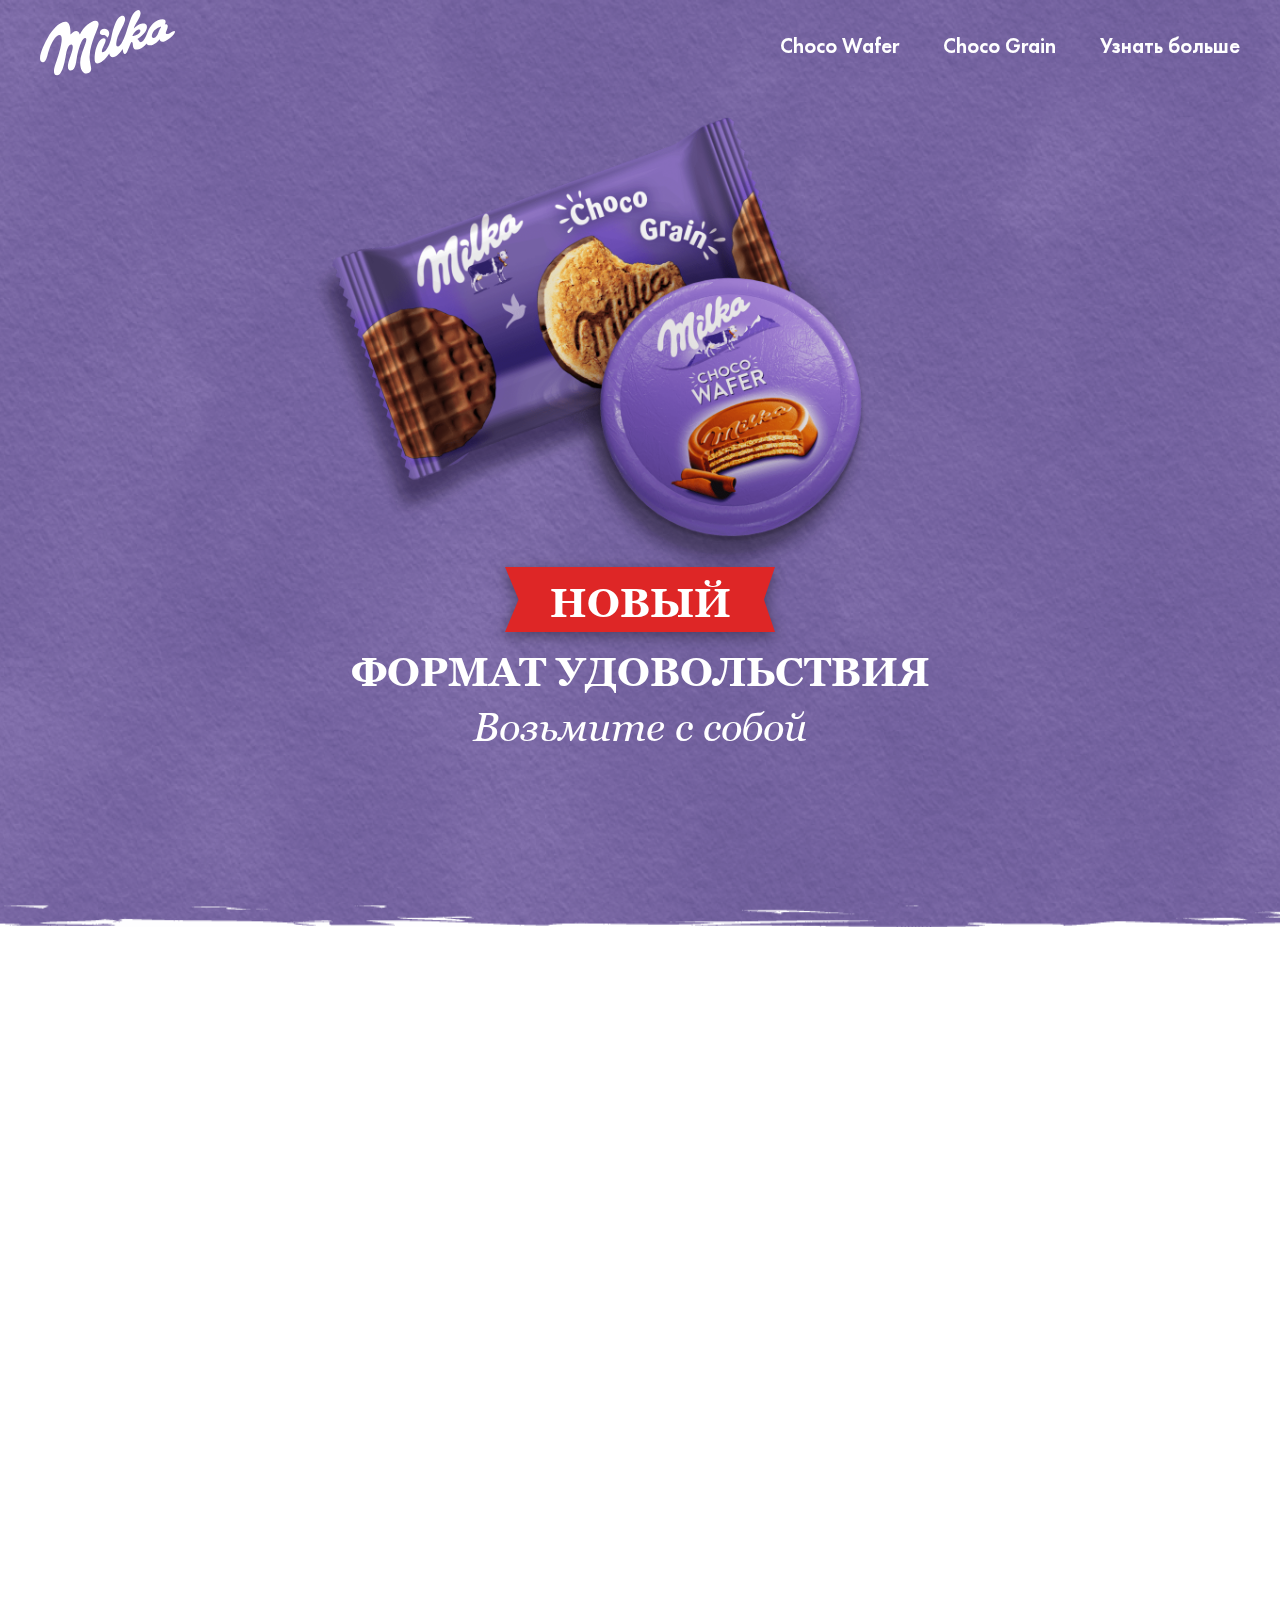
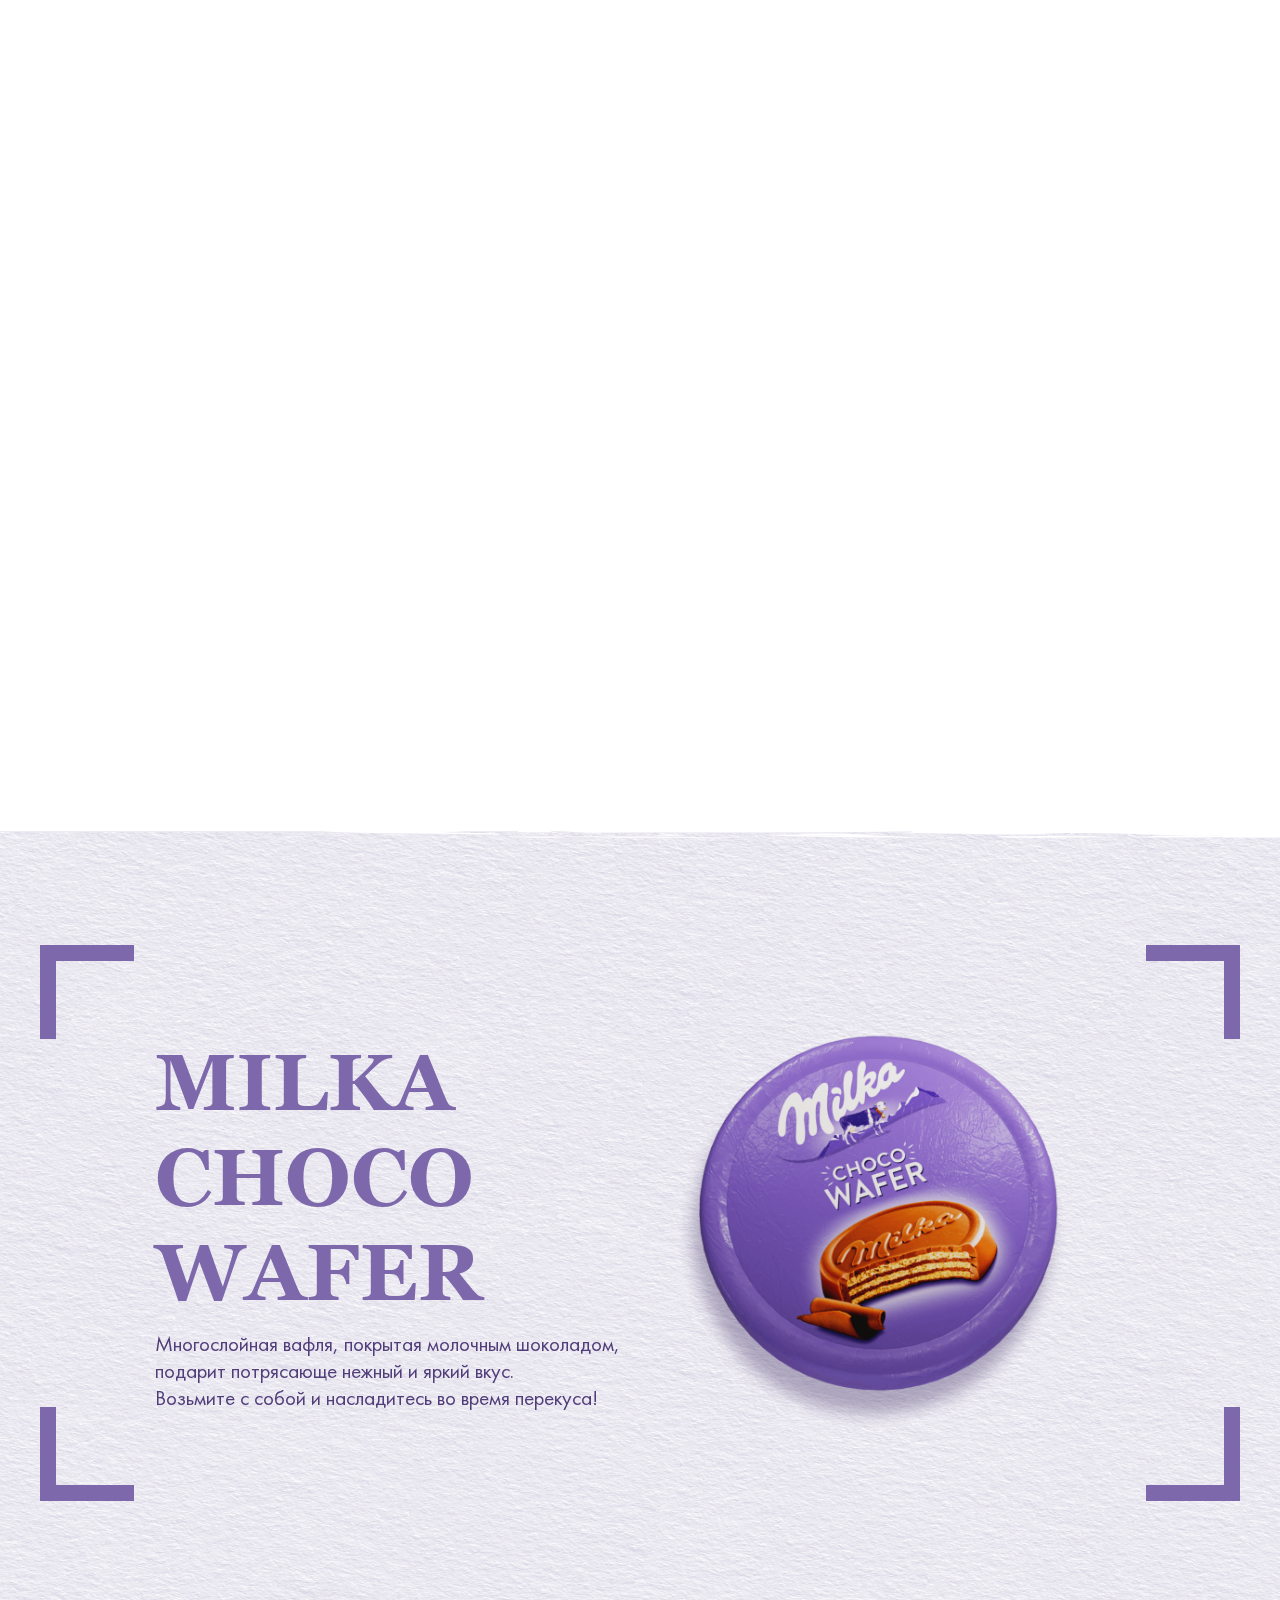
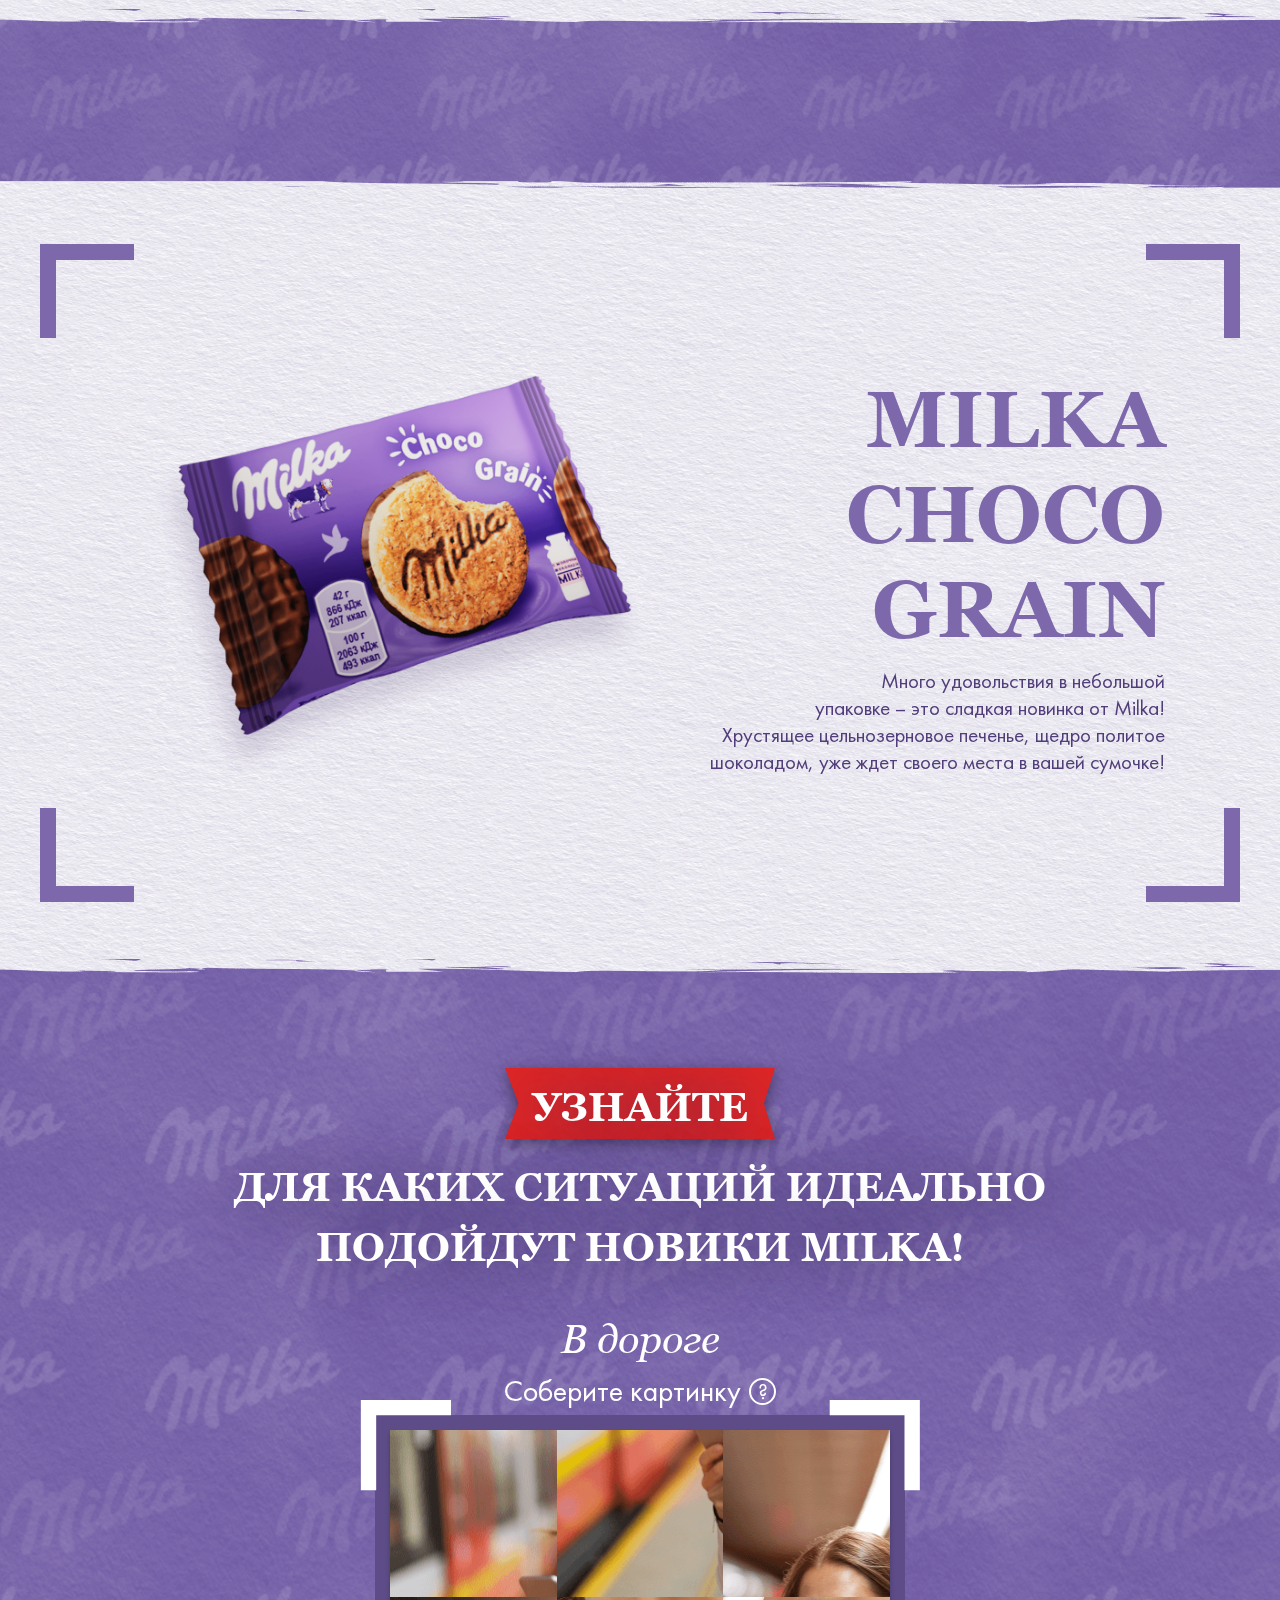
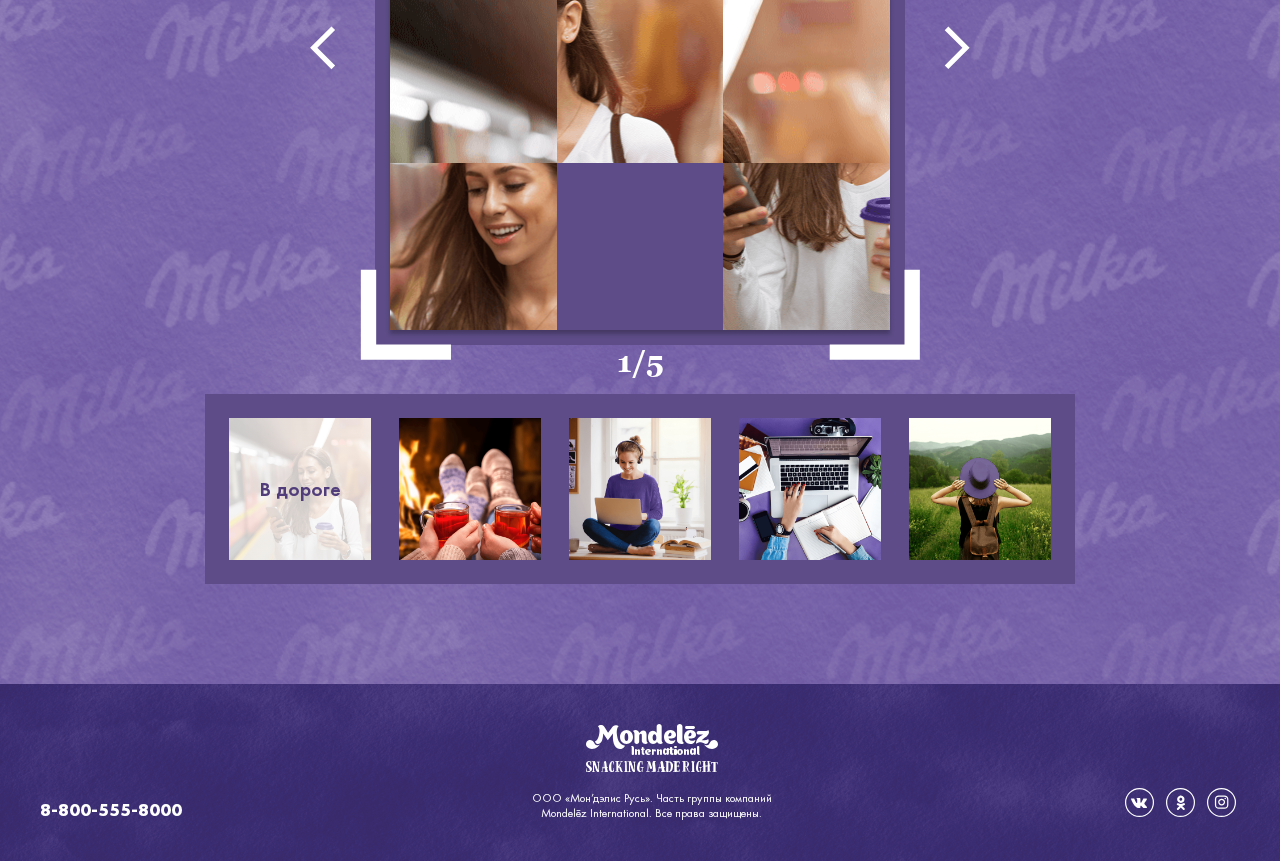
<file: index.html>
<!DOCTYPE html>
<html lang="en">
<head>
	<meta charset="UTF-8">
	<title>Milka | Новый формат удовольствия. Возьмите с собой</title>
	<meta http-equiv="X-UA-Compatible" content="IE=edge">
    <meta name="viewport" content="width=device-width, initial-scale=1.0, maximum-scale=1.0, minimum-scale=1.0, user-scalable=no">
    <meta name="format-detection" content="telephone=no">
    <link rel="shortcut icon" href="img/favicon.png" type="image/png">
	<link rel="stylesheet" href="fonts/stylesheet.css">
	<link rel="stylesheet" href="css/styles.css">
	
    <!-- Google Tag Manager -->
    <script>(function(w,d,s,l,i){w[l]=w[l]||[];w[l].push({'gtm.start':
    new Date().getTime(),event:'gtm.js'});var f=d.getElementsByTagName(s)[0],
    j=d.createElement(s),dl=l!='dataLayer'?'&l='+l:'';j.async=true;j.src=
    'https://www.googletagmanager.com/gtm.js?id='+i+dl;f.parentNode.insertBefore(j,f);
    })(window,document,'script','dataLayer','GTM-KJVDNW7');</script>
    <!-- End Google Tag Manager -->
    <!-- Yandex.Metrika counter -->
	<script type="text/javascript" >
	   (function(m,e,t,r,i,k,a){m[i]=m[i]||function(){(m[i].a=m[i].a||[]).push(arguments)};
	   m[i].l=1*new Date();k=e.createElement(t),a=e.getElementsByTagName(t)[0],k.async=1,k.src=r,a.parentNode.insertBefore(k,a)})
	   (window, document, "script", "https://mc.yandex.ru/metrika/tag.js", "ym");

	   ym(67820086, "init", {
	        clickmap:true,
	        trackLinks:true,
	        accurateTrackBounce:true,
	        webvisor:true
	   });
	</script>
	<noscript><div><img src="https://mc.yandex.ru/watch/67820086" style="position:absolute; left:-9999px;" alt="" /></div></noscript>
	<!-- /Yandex.Metrika counter -->

    <!--
    Start of Floodlight Tag: Please do not remove
    Activity name of this tag: ENGAGEMENT_PAGE VIEW_VISITORS-TO-GO-MILKA_COUNTER_RU
    URL of the webpage where the tag is expected to be placed: https://www.to-go.milka.ru
    This tag must be placed between the <body> and </body> tags, as close as possible to the opening tag.
    Creation Date: 10/08/2020
    -->
    <script type="text/javascript">
    var axel = Math.random() + "";
    var a = axel * 10000000000000;
    document.write('<iframe src="https://10276992.fls.doubleclick.net/activityi;src=10276992;type=engag0;cat=engag0;dc_lat=;dc_rdid=;tag_for_child_directed_treatment=;tfua=;npa=;gdpr=${GDPR};gdpr_consent=${GDPR_CONSENT_755};ord=' + a + '?" width="1" height="1" frameborder="0" style="display:none"></iframe>');
    </script>
    <noscript>
    <iframe src="https://10276992.fls.doubleclick.net/activityi;src=10276992;type=engag0;cat=engag0;dc_lat=;dc_rdid=;tag_for_child_directed_treatment=;tfua=;npa=;gdpr=${GDPR};gdpr_consent=${GDPR_CONSENT_755};ord=1?" width="1" height="1" frameborder="0" style="display:none"></iframe>
    </noscript>
    <!-- End of Floodlight Tag: Please do not remove -->

    <!--
    Start of Floodlight Tag: Please do not remove
    Activity name of this tag: ENGAGEMENT_CLICK_CLICK-GET-TO-GO-MILKA_COUNTER_RU
    URL of the webpage where the tag is expected to be placed: https://www.to-go.milka.ru
    This tag must be placed between the <body> and </body> tags, as close as possible to the opening tag.
    Creation Date: 10/08/2020
    -->
    <script type="text/javascript">
    var axel = Math.random() + "";
    var a = axel * 10000000000000;
    document.write('<iframe src="https://10276992.fls.doubleclick.net/activityi;src=10276992;type=engag0;cat=engag00;dc_lat=;dc_rdid=;tag_for_child_directed_treatment=;tfua=;npa=;gdpr=${GDPR};gdpr_consent=${GDPR_CONSENT_755};ord=' + a + '?" width="1" height="1" frameborder="0" style="display:none"></iframe>');
    </script>
    <noscript>
    <iframe src="https://10276992.fls.doubleclick.net/activityi;src=10276992;type=engag0;cat=engag00;dc_lat=;dc_rdid=;tag_for_child_directed_treatment=;tfua=;npa=;gdpr=${GDPR};gdpr_consent=${GDPR_CONSENT_755};ord=1?" width="1" height="1" frameborder="0" style="display:none"></iframe>
    </noscript>
    <!-- End of Floodlight Tag: Please do not remove -->

    <!-- Rating Mail.ru counter -->
    <script type="text/javascript">
    var _tmr = window._tmr || (window._tmr = []);
    _tmr.push({id: "3193763", type: "pageView", start: (new Date()).getTime(), pid: "USER_ID"});
    (function (d, w, id) {
      if (d.getElementById(id)) return;
      var ts = d.createElement("script"); ts.type = "text/javascript"; ts.async = true; ts.id = id;
      ts.src = "https://top-fwz1.mail.ru/js/code.js";
      var f = function () {var s = d.getElementsByTagName("script")[0]; s.parentNode.insertBefore(ts, s);};
      if (w.opera == "[object Opera]") { d.addEventListener("DOMContentLoaded", f, false); } else { f(); }
    })(document, window, "topmailru-code");
    </script><noscript><div>
    <img src="https://top-fwz1.mail.ru/counter?id=3193763;js=na" style="border:0;position:absolute;left:-9999px;" alt="Top.Mail.Ru" />
    </div></noscript>
    <!-- //Rating Mail.ru counter -->

	<!--[if lte IE 9]>
    <script src="http://phpbbex.com/oldies/oldies.js" charset="utf-8"></script>
    <script src="https://oss.maxcdn.com/html5shiv/3.7.3/html5shiv.min.js"></script>
    <script src="https://oss.maxcdn.com/respond/1.4.2/respond.min.js"></script>
    <![endif]-->
</head>
<body class="no-scrolling">
    <!-- Google Tag Manager (noscript) -->
    <noscript><iframe src="https://www.googletagmanager.com/ns.html?id=GTM-KJVDNW7"
    height="0" width="0" style="display:none;visibility:hidden"></iframe></noscript>
    <!-- End Google Tag Manager (noscript) -->

    <div class="preloader">
        <div class="woa">
            <div class="preload-logo">
                <img src="img/preloader/start.png" alt="" class="preload-logo">
            </div>
            <div class="hidwoa">
                <img src="img/preloader/preloader-bg.svg" alt="" class="preload-bg">
            </div>
        </div>
    </div>

    <div class="wrapper">
        <div class="content">
            <header>
                <div class="header-container">
                    <a href="#main-block" class="logo anchor">
                        <img src="img/logo.svg" alt="">
                    </a>
                    <div class="menu">
                        <a href="#!" class="burger"></a>
                        <nav class="menu-links">
                            <a href="#choco-wafer" class="anchor">Choco Wafer</a>
                            <a href="#choco-grain" class="anchor">Choco Grain</a>
                            <a href="#game" class="anchor">Узнать больше</a>
                        </nav>
                    </div>
                </div>
            </header>
            <section id="main-block" class="main-block">
                <div id="trigger-main-animation" class="container">
                    <!-- <div class="plug mobile-visible"></div> -->
                    <div id="pin" class="pin">
                        <div class="main-animation">
                            <img src="img/camera.png" class="animation1 camera css" alt="">
                            <img src="img/phone.png" class="animation1 phone css" alt="">
                            <img src="img/glasses.png" class="animation1 glasses css" alt="">
                            <img src="img/cup.png" class="animation1 cup css" alt="">

                            <img src="img/decor-white-top-left.svg" class="animation2 focus-white-top-left css" alt="">
                            <img src="img/decor-white-top-right.svg" class="animation2 focus-white-top-right css" alt="">
                            <img src="img/decor-white-bottom-left.svg" class="animation2 focus-white-bottom-left css" alt="">
                            <img src="img/decor-white-bottom-right.svg" class="animation2 focus-white-bottom-right css" alt="">
                        </div>
                        <div class="main-composition">
                            <div class="composition">
                                <img src="img/composition.png" alt="">
                            </div>
                            <div class="main-title1">Новый</div>
                            <div class="main-title2">Формат удовольствия</div>
                            <div class="main-title3">Возьмите с собой</div>
                        </div>
                    </div>
                    <div class="edadil">
                        <a href="#!" class="close-edadil">закрыть</a>
                        <div class="edadil-info">
                            <img src="img/edadil.svg" alt="">
                            <div class="edadil-text">Покупайте вафли Milka <br>и получайте кэшбэк!</div>
                        </div>
                        <a href="https://edadeal.ru/moskva/cashbacks/4159-vafli-milka-choco-wafer?from=%2Fmoskva%2Fcashbacks%3Fsegment%3D%25D0%259A%25D0%25BE%25D0%25BD%25D0%25B4%25D0%25B8%25D1%2582%25D0%25B5%25D1%2580%25D1%2581%25D0%25BA%25D0%25B8%25D0%25B5%2520%25D0%25B8%25D0%25B7%25D0%25B4%25D0%25B5%25D0%25BB%25D0%25B8%25D1%258F" class="edadil-btn" target="_blank">
                            <img src="img/edadil-btn.svg" alt="">
                        </a>
                    </div>
                </div>
                <div class="spacer"></div>
            </section>
            <section id="choco-wafer" class="choco-wafer">
                <div class="container">
                    <div id="trigger-choco-wafer" class="choco-wrapper">
                        <img src="img/decor-top-left.svg" class="decor-top-left" alt="">
                        <img src="img/decor-top-right.svg" class="decor-top-right" alt="">
                        <img src="img/decor-bottom-left.svg" class="decor-bottom-left" alt="">
                        <img src="img/decor-bottom-right.svg" class="decor-bottom-right" alt="">
                        <div class="choco-info">
                            <div class="choco-title">MILKA <br>Choco <br>Wafer</div>
                            <div class="choco-text">Многослойная вафля, покрытая молочным шоколадом, <br class="desktop-visible">подарит потрясающе нежный и яркий вкус. <br class="desktop-visible">Возьмите с собой и насладитесь во время перекуса!</div>
                        </div>
                        <div class="choco-img choco-wafer-img">
                            <img id="choco-wafer-img" src="img/choco-wafer/choco-wafer-1.png">
                        </div>
                    </div>
                </div>
            </section>
            <section class="separate"></section>
            <section id="choco-grain" class="choco-grain">
                <div class="container">
                    <div id="trigger-choco-grain" class="choco-wrapper">
                        <img src="img/decor-top-left.svg" class="decor-top-left" alt="">
                        <img src="img/decor-top-right.svg" class="decor-top-right" alt="">
                        <img src="img/decor-bottom-left.svg" class="decor-bottom-left" alt="">
                        <img src="img/decor-bottom-right.svg" class="decor-bottom-right" alt="">
                        <div class="choco-img choco-grain-img">
                            <img id="choco-grain-img" src="img/choco-grain/choco-grain-1.png">
                        </div>
                        <div class="choco-info">
                            <div class="choco-title">MILKA <br>Choco <br>Grain</div>
                            <div class="choco-text">Много удовольствия в небольшой <br class="desktop-visible">упаковке – это сладкая новинка от Milka! <br class="desktop-visible">Хрустящее цельнозерновое печенье, щедро политое <br class="desktop-visible">шоколадом, уже ждет своего места в вашей сумочке!</div>
                        </div>
                    </div>
                </div>
            </section>
            <section id="game" class="game">
                <div class="container">
                    <div class="game-title1">Узнайте</div>
                    <div class="game-title2">для каких ситуаций идеально <br class="desktop-visible">подойдут новики Milka!</div>
                    <div class="game-slider">
                        <div class="game-slide" data-step="1">
                            <div class="game-name">В дороге</div>
                            <div class="game-text">
                                Соберите картинку 
                                <a href="#!" class="how-play"></a>
                                <div class="tooltip">Нажмите на выбранный квадрат <br>картинки, чтобы передвинуть его <br>в пустую ячейку</div>
                            </div>
                            <div class="game-puzzle">
                                <img src="img/decor-white-top-left.svg" class="decor-white-top-left" alt="">
                                <img src="img/decor-white-top-right.svg" class="decor-white-top-right" alt="">
                                <img src="img/decor-white-bottom-left.svg" class="decor-white-bottom-left" alt="">
                                <img src="img/decor-white-bottom-right.svg" class="decor-white-bottom-right" alt="">
                                <div class="canvas-container">
                                    <canvas id="puzzle" width="500" height="500"></canvas>
                                </div>
                                <div id="puzzlesuccess1" class="game-puzzle-win">
                                    <div class="game-puzzle-win-text">Куда бы вы ни отправились, захватите с собой новинки Milka. Must-have сезона!</div>
                                    <a href="#!" class="game-puzzle-win-btn">Дальше</a>
                                </div>
                            </div>
                            <div class="game-step">1/5</div>
                        </div>
                        <div class="game-slide" data-step="2">
                            <div class="game-name">Дома</div>
                            <div class="game-text">
                                Соберите картинку 
                                <a href="#!" class="how-play"></a>
                                <div class="tooltip">Нажмите на выбранный квадрат <br>картинки, чтобы передвинуть его <br>в пустую ячейку</div>
                            </div>
                            <div class="game-puzzle">
                                <img src="img/decor-white-top-left.svg" class="decor-white-top-left" alt="">
                                <img src="img/decor-white-top-right.svg" class="decor-white-top-right" alt="">
                                <img src="img/decor-white-bottom-left.svg" class="decor-white-bottom-left" alt="">
                                <img src="img/decor-white-bottom-right.svg" class="decor-white-bottom-right" alt="">
                                <div class="canvas-container"></div>
                                <div id="puzzlesuccess2" class="game-puzzle-win">
                                    <div class="game-puzzle-win-text">С новинками Milka уютный вечер дома обеспечен!</div>
                                    <a href="#!" class="game-puzzle-win-btn">Дальше</a>
                                </div>
                            </div>
                            <div class="game-step">2/5</div>
                        </div>
                        <div class="game-slide" data-step="3">
                            <div class="game-name">На учебе</div>
                            <div class="game-text">
                                Соберите картинку 
                                <a href="#!" class="how-play"></a>
                                <div class="tooltip">Нажмите на выбранный квадрат <br>картинки, чтобы передвинуть его <br>в пустую ячейку</div>
                            </div>
                            <div class="game-puzzle">
                                <img src="img/decor-white-top-left.svg" class="decor-white-top-left" alt="">
                                <img src="img/decor-white-top-right.svg" class="decor-white-top-right" alt="">
                                <img src="img/decor-white-bottom-left.svg" class="decor-white-bottom-left" alt="">
                                <img src="img/decor-white-bottom-right.svg" class="decor-white-bottom-right" alt="">
                                <div class="canvas-container"></div>
                                <div id="puzzlesuccess3" class="game-puzzle-win">
                                    <div class="game-puzzle-win-text">Когда нужно восполнить силы, перекусите с Milka!</div>
                                    <a href="#!" class="game-puzzle-win-btn">Дальше</a>
                                </div>
                            </div>
                            <div class="game-step">3/5</div>
                        </div>
                        <div class="game-slide" data-step="4">
                            <div class="game-name">На работе</div>
                            <div class="game-text">
                                Соберите картинку 
                                <a href="#!" class="how-play"></a>
                                <div class="tooltip">Нажмите на выбранный квадрат <br>картинки, чтобы передвинуть его <br>в пустую ячейку</div>
                            </div>
                            <div class="game-puzzle">
                                <img src="img/decor-white-top-left.svg" class="decor-white-top-left" alt="">
                                <img src="img/decor-white-top-right.svg" class="decor-white-top-right" alt="">
                                <img src="img/decor-white-bottom-left.svg" class="decor-white-bottom-left" alt="">
                                <img src="img/decor-white-bottom-right.svg" class="decor-white-bottom-right" alt="">
                                <div class="canvas-container"></div>
                                <div id="puzzlesuccess4" class="game-puzzle-win">
                                    <div class="game-puzzle-win-text">Работайте с радостью, а отдыхайте – с удовольствием!</div>
                                    <a href="#!" class="game-puzzle-win-btn">Дальше</a>
                                </div>
                            </div>
                            <div class="game-step">4/5</div>
                        </div>
                        <div class="game-slide" data-step="5">
                            <div class="game-name">На природе</div>
                            <div class="game-text">
                                Соберите картинку 
                                <a href="#!" class="how-play"></a>
                                <div class="tooltip">Нажмите на выбранный квадрат <br>картинки, чтобы передвинуть его <br>в пустую ячейку</div>
                            </div>
                            <div class="game-puzzle">
                                <img src="img/decor-white-top-left.svg" class="decor-white-top-left" alt="">
                                <img src="img/decor-white-top-right.svg" class="decor-white-top-right" alt="">
                                <img src="img/decor-white-bottom-left.svg" class="decor-white-bottom-left" alt="">
                                <img src="img/decor-white-bottom-right.svg" class="decor-white-bottom-right" alt="">
                                <div class="canvas-container"></div>
                                <div id="puzzlesuccess5" class="game-puzzle-win">
                                    <div class="game-puzzle-win-text">Собираетесь отдохнуть на природе? Не забудьте друзей и Milka</div>
                                    <a href="#!" class="game-puzzle-win-btn">Играть снова</a>
                                </div>
                            </div>
                            <div class="game-step">5/5</div>
                        </div>
                    </div>
                    <div class="game-navigation">
                        <div class="game-nav active" data-step="1">
                            <img src="img/game/coffee.png" alt="">
                            <div class="game-nav-name">В дороге</div>
                        </div>
                        <div class="game-nav" data-step="2">
                            <img src="img/game/home.png" alt="">
                            <div class="game-nav-name">Дома</div>
                        </div>
                        <div class="game-nav" data-step="3">
                            <img src="img/game/study.png" alt="">
                            <div class="game-nav-name">На учебе</div>
                        </div>
                        <div class="game-nav" data-step="4">
                            <img src="img/game/work.png" alt="">
                            <div class="game-nav-name">На работе</div>
                        </div>
                        <div class="game-nav" data-step="5">
                            <img src="img/game/travel.png" alt="">
                            <div class="game-nav-name">На природе</div>
                        </div>
                    </div>
                </div>
            </section>
        </div>
        <footer>
            <div class="container">
                <div class="footer-wrapper">
                    <div class="footer-contacts">
                        <a href="tel:8-800-555-8000" class="footer-phone invert-link">8-800-555-8000</a>
                        <!-- <a href="#!" class="footer-mail invert-link">Связаться с нами</a> -->
                    </div>
                    <div class="footer-copyright">
                        <div class="mndlz">
                            <img src="img/mndlz.svg" alt="">
                        </div>
                        <div class="copyright">ООО «Мон’дэлис Русь». Часть группы компаний <br>Mondelēz International. Все права защищены.</div>
                    </div>
                    <div class="footer-socials">
                        <a href="https://vk.com/milka" target="_blank">
                            <img src="img/vk.svg" alt="">
                        </a>
                        <a href="https://ok.ru/milka" target="_blank">
                            <img src="img/ok.svg" alt="">
                        </a>
                        <a href="https://www.instagram.com/milka_russia/" target="_blank">
                            <img src="img/inst.svg" alt="">
                        </a>
                    </div>
                </div>
            </div>
        </footer>
    </div>

    <script src="libs/jquery-3.4.1.min.js"></script>
    <script src="libs/slick.min.js"></script>
    <script src="libs/scrollmagic/plugins/TweenMax.min.js"></script>
    <script src="libs/scrollmagic/ScrollMagic.min.js"></script>
    <script src="libs/scrollmagic/plugins/debug.addIndicators.min.js"></script>
    <script src="libs/scrollmagic/plugins/animation.gsap.min.js"></script>
    <script src="js/scripts.js"></script>
</body>
</html>
</file>
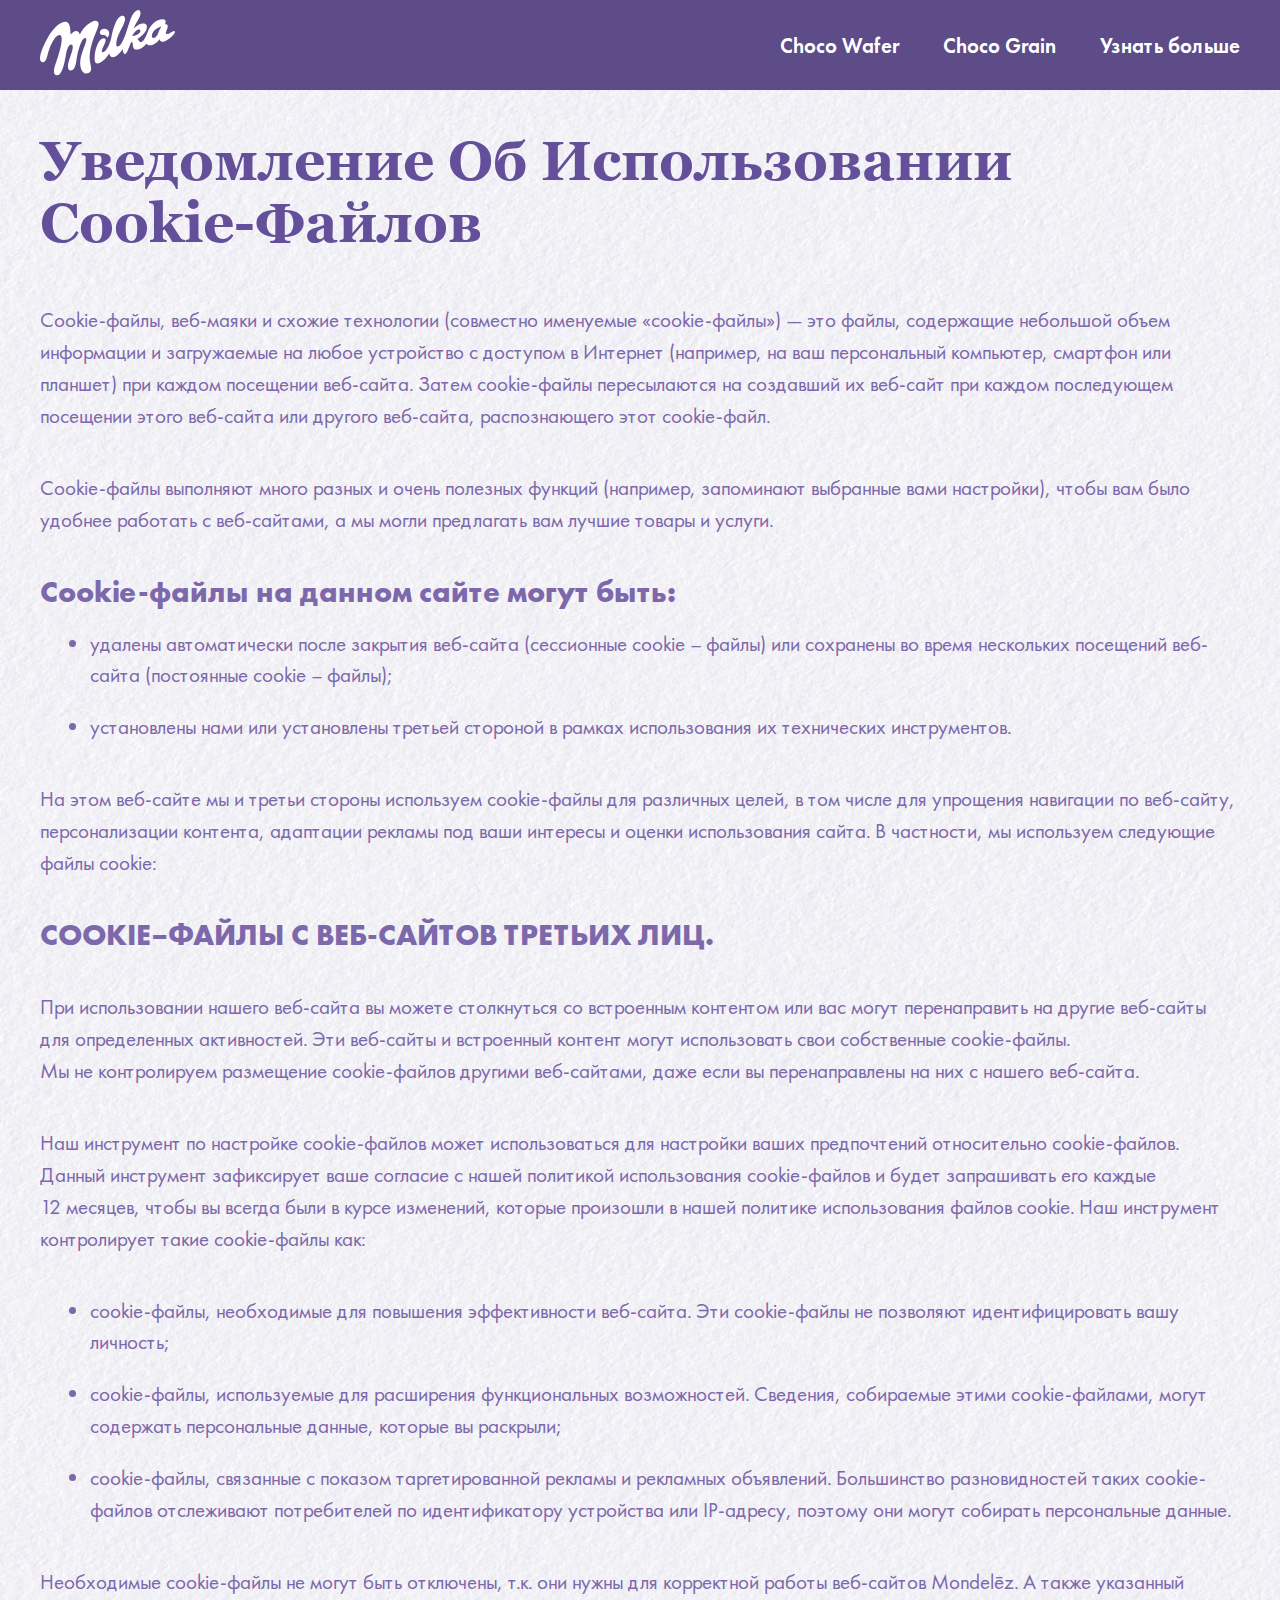
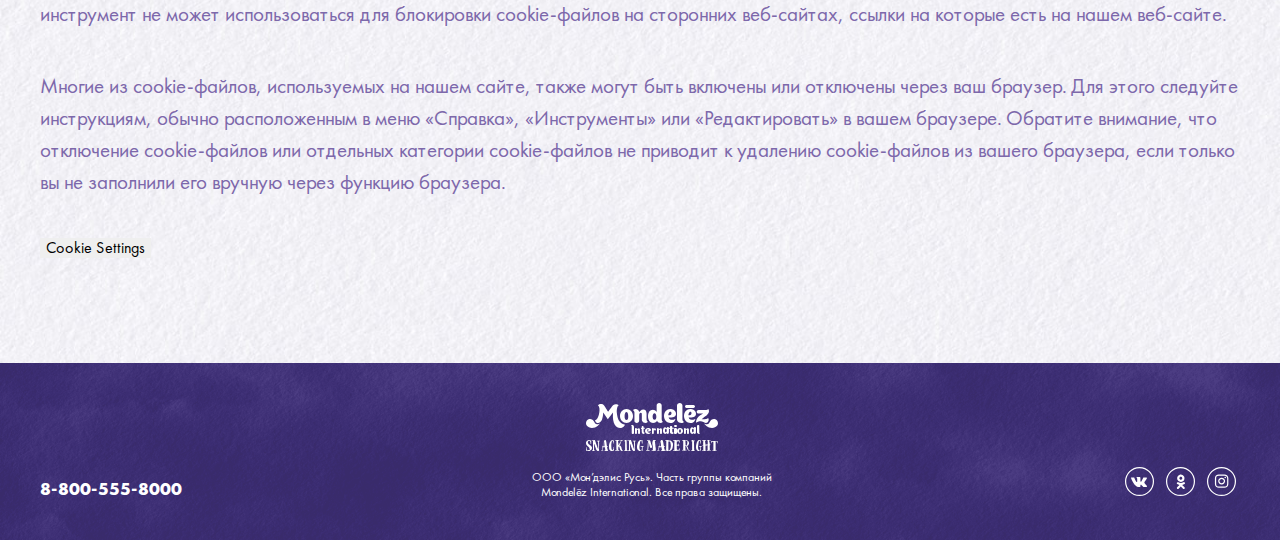
<file: cookies.html>
<!DOCTYPE html>
<html lang="en">
<head>
	<meta charset="UTF-8">
	<title>Milka | Новый формат удовольствия. Возьмите с собой</title>
	<meta http-equiv="X-UA-Compatible" content="IE=edge">
    <meta name="viewport" content="width=device-width, initial-scale=1.0, maximum-scale=1.0, minimum-scale=1.0, user-scalable=no">
    <meta name="format-detection" content="telephone=no">
    <link rel="shortcut icon" href="img/favicon.png" type="image/png">
	<link rel="stylesheet" href="fonts/stylesheet.css">
	<link rel="stylesheet" href="css/styles.css">
	
    <!-- Google Tag Manager -->
    <script>(function(w,d,s,l,i){w[l]=w[l]||[];w[l].push({'gtm.start':
    new Date().getTime(),event:'gtm.js'});var f=d.getElementsByTagName(s)[0],
    j=d.createElement(s),dl=l!='dataLayer'?'&l='+l:'';j.async=true;j.src=
    'https://www.googletagmanager.com/gtm.js?id='+i+dl;f.parentNode.insertBefore(j,f);
    })(window,document,'script','dataLayer','GTM-KJVDNW7');</script>
    <!-- End Google Tag Manager -->
    <!-- Yandex.Metrika counter -->
	<script type="text/javascript" >
	   (function(m,e,t,r,i,k,a){m[i]=m[i]||function(){(m[i].a=m[i].a||[]).push(arguments)};
	   m[i].l=1*new Date();k=e.createElement(t),a=e.getElementsByTagName(t)[0],k.async=1,k.src=r,a.parentNode.insertBefore(k,a)})
	   (window, document, "script", "https://mc.yandex.ru/metrika/tag.js", "ym");

	   ym(67820086, "init", {
	        clickmap:true,
	        trackLinks:true,
	        accurateTrackBounce:true,
	        webvisor:true
	   });
	</script>
	<noscript><div><img src="https://mc.yandex.ru/watch/67820086" style="position:absolute; left:-9999px;" alt="" /></div></noscript>
	<!-- /Yandex.Metrika counter -->

	<!--[if lte IE 9]>
    <script src="http://phpbbex.com/oldies/oldies.js" charset="utf-8"></script>
    <script src="https://oss.maxcdn.com/html5shiv/3.7.3/html5shiv.min.js"></script>
    <script src="https://oss.maxcdn.com/respond/1.4.2/respond.min.js"></script>
    <![endif]-->
</head>
<body>
    <!-- Google Tag Manager (noscript) -->
    <noscript><iframe src="https://www.googletagmanager.com/ns.html?id=GTM-KJVDNW7"
    height="0" width="0" style="display:none;visibility:hidden"></iframe></noscript>
    <!-- End Google Tag Manager (noscript) -->

    <div class="wrapper">
        <div class="content">
            <header class="inner-header">
                <div class="header-container">
                    <a href="index.html" class="logo anchor">
                        <img src="img/logo.svg" alt="">
                    </a>
                    <div class="menu">
                        <a href="#!" class="burger"></a>
                        <nav class="menu-links">
                            <a href="index.html#choco-wafer" class="anchor">Choco Wafer</a>
                            <a href="index.html#choco-grain" class="anchor">Choco Grain</a>
                            <a href="index.html#game" class="anchor">Узнать больше</a>
                        </nav>
                    </div>
                </div>
            </header>
            <section class="cookies-block">
                <div class="container">
                    <h1 class="main-cookie-h1">Уведомление об использовании Cookie-файлов</h1>
                    <p>
                        Cookie-файлы, веб-маяки и&nbsp;схожие технологии (совместно именуемые &laquo;cookie-файлы&raquo;)&nbsp;&mdash; это файлы, содержащие небольшой объем информации и&nbsp;загружаемые на&nbsp;любое устройство с&nbsp;доступом в&nbsp;Интернет (например, на&nbsp;ваш персональный компьютер, смартфон или планшет) при каждом посещении веб-сайта. Затем cookie-файлы пересылаются на&nbsp;создавший их&nbsp;веб-сайт при каждом последующем посещении этого веб-сайта или другого веб-сайта, распознающего этот cookie-файл.
                    </p>
                    <p>
                        Cookie-файлы выполняют много разных и&nbsp;очень полезных функций (например, запоминают выбранные вами настройки), чтобы вам было удобнее работать с&nbsp;веб-сайтами, а&nbsp;мы&nbsp;могли предлагать вам лучшие товары и&nbsp;услуги.
                    </p>
                    <h3 class="main-cookie-h3">Cookie-файлы на данном сайте могут быть:</h3>
                    <ul class="cookie-text-ul">
                        <li><span>удалены автоматически после закрытия веб-сайта (сессионные cookie – файлы) или сохранены во время нескольких посещений веб-сайта (постоянные cookie – файлы);</span></li>
                        <li><span>установлены нами или установлены третьей стороной в рамках использования их технических инструментов.</span></li>
                    </ul>
                    <p>
                        На&nbsp;этом веб-сайте мы&nbsp;и&nbsp;третьи стороны используем cookie-файлы для различных целей, в&nbsp;том числе для упрощения навигации по&nbsp;веб-сайту, персонализации контента, адаптации рекламы под ваши интересы и&nbsp;оценки использования сайта. В&nbsp;частности, мы&nbsp;используем следующие файлы cookie:
                    </p>
                    <!-- OneTrust Cookies List start -->
                    <div id="ot-sdk-cookie-policy"></div>
                    <!-- OneTrust Cookies List end -->
                    <h2 class="main-cookie-h2">COOKIE–ФАЙЛЫ С ВЕБ-САЙТОВ ТРЕТЬИХ ЛИЦ.</h2>
                    <p>
                        При использовании нашего веб-сайта вы&nbsp;можете столкнуться со&nbsp;встроенным контентом или вас могут перенаправить на&nbsp;другие веб-сайты для определенных активностей. Эти веб-сайты и&nbsp;встроенный контент могут использовать свои собственные cookie-файлы. Мы&nbsp;не&nbsp;контролируем размещение cookie-файлов другими веб-сайтами, даже если вы&nbsp;перенаправлены на&nbsp;них с&nbsp;нашего веб-сайта.
                    </p>
                    <p>
                        Наш инструмент по&nbsp;настройке cookie-файлов может использоваться для настройки ваших предпочтений относительно cookie-файлов. Данный инструмент зафиксирует ваше согласие с&nbsp;нашей политикой использования cookie-файлов и&nbsp;будет запрашивать его каждые 12&nbsp;месяцев, чтобы вы&nbsp;всегда были в&nbsp;курсе изменений, которые произошли в&nbsp;нашей политике использования файлов cookie. Наш инструмент контролирует такие cookie-файлы как:
                    </p>
                    <ul class="cookie-text-ul">
                        <li><span>cookie-файлы, необходимые для повышения эффективности веб-сайта. Эти cookie-файлы не&nbsp;позволяют идентифицировать вашу личность;</span></li>
                        <li><span>cookie-файлы, используемые для расширения функциональных возможностей. Сведения, собираемые этими cookie-файлами, могут содержать персональные данные, которые вы&nbsp;раскрыли;</span></li> 
                        <li><span>cookie-файлы, связанные с&nbsp;показом таргетированной рекламы и&nbsp;рекламных объявлений. Большинство разновидностей таких cookie-файлов отслеживают потребителей по&nbsp;идентификатору устройства или IP-адресу, поэтому они могут собирать персональные данные.</span></li>
                    </ul>
                    <p>
                        Необходимые cookie-файлы не&nbsp;могут быть отключены, т.к. они нужны для корректной работы веб-сайтов Mondelēz. А&nbsp;также указанный инструмент не&nbsp;может использоваться для блокировки cookie-файлов на&nbsp;сторонних веб-сайтах, ссылки на&nbsp;которые есть на&nbsp;нашем веб-сайте.
                    </p>
                    <p>
                        Многие из&nbsp;cookie-файлов, используемых на&nbsp;нашем сайте, также могут быть включены или отключены через ваш браузер. Для этого следуйте инструкциям, обычно расположенным в&nbsp;меню &laquo;Справка&raquo;, &laquo;Инструменты&raquo; или &laquo;Редактировать&raquo; в&nbsp;вашем браузере. Обратите внимание, что отключение cookie-файлов или отдельных категории cookie-файлов не&nbsp;приводит к&nbsp;удалению cookie-файлов из&nbsp;вашего браузера, если только вы&nbsp;не&nbsp;заполнили его вручную через функцию браузера.
                    </p>
                    <!-- OneTrust Cookies Settings button start -->
                    <button id="ot-sdk-btn" class="ot-sdk-show-settings btn-link">Cookie Settings</button>
                    <!-- OneTrust Cookies Settings button end -->
                </div>
            </section>
        </div>
        <footer>
            <div class="container">
                <div class="footer-wrapper">
                    <div class="footer-contacts">
                        <a href="tel:8-800-555-8000" class="footer-phone invert-link">8-800-555-8000</a>
                        <!-- <a href="#!" class="footer-mail invert-link">Связаться с нами</a> -->
                    </div>
                    <div class="footer-copyright">
                        <div class="mndlz">
                            <img src="img/mndlz.svg" alt="">
                        </div>
                        <div class="copyright">ООО «Мон’дэлис Русь». Часть группы компаний <br>Mondelēz International. Все права защищены.</div>
                    </div>
                    <div class="footer-socials">
                        <a href="https://vk.com/milka" target="_blank">
                            <img src="img/vk.svg" alt="">
                        </a>
                        <a href="https://ok.ru/milka" target="_blank">
                            <img src="img/ok.svg" alt="">
                        </a>
                        <a href="https://www.instagram.com/milka_russia/" target="_blank">
                            <img src="img/inst.svg" alt="">
                        </a>
                    </div>
                </div>
            </div>
        </footer>
    </div>

    <script src="libs/jquery-3.4.1.min.js"></script>
    <script src="libs/slick.min.js"></script>
    <script src="js/scripts.js"></script>
</body>
</html>
</file>
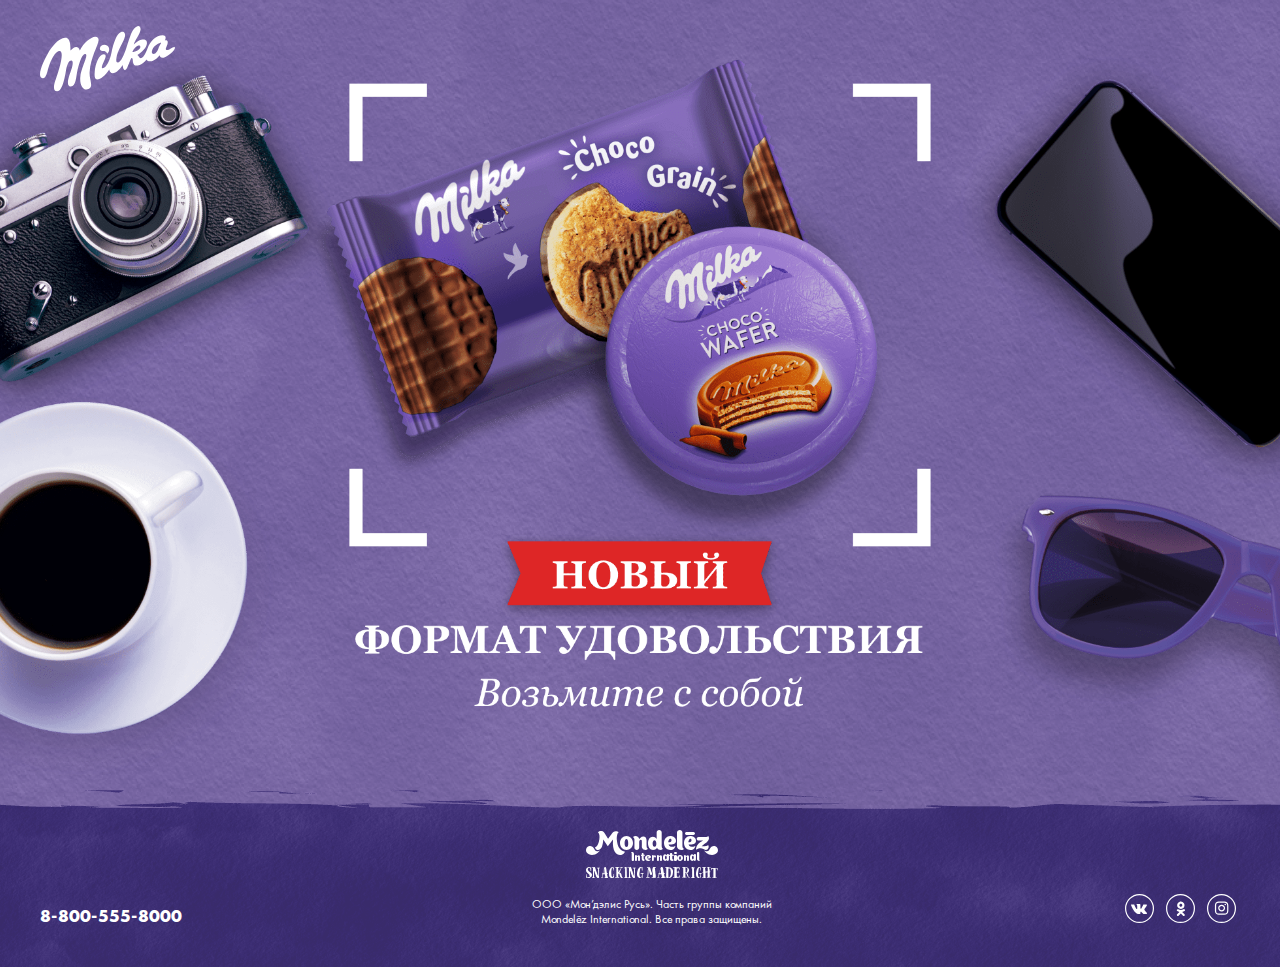
<file: plug.html>
<!DOCTYPE html>
<html lang="en">
<head>
	<meta charset="UTF-8">
	<title>Milka | Новый формат удовольствия. Возьмите с собой</title>
	<meta http-equiv="X-UA-Compatible" content="IE=edge">
    <meta name="viewport" content="width=device-width, initial-scale=1.0, maximum-scale=1.0, minimum-scale=1.0, user-scalable=no">
    <meta name="format-detection" content="telephone=no">
    <link rel="shortcut icon" href="img/favicon.png" type="image/png">
	<link rel="stylesheet" href="fonts/stylesheet.css">
	<link rel="stylesheet" href="css/styles_plug.css">
	
    <!-- Google Tag Manager -->
    <script>(function(w,d,s,l,i){w[l]=w[l]||[];w[l].push({'gtm.start':
    new Date().getTime(),event:'gtm.js'});var f=d.getElementsByTagName(s)[0],
    j=d.createElement(s),dl=l!='dataLayer'?'&l='+l:'';j.async=true;j.src=
    'https://www.googletagmanager.com/gtm.js?id='+i+dl;f.parentNode.insertBefore(j,f);
    })(window,document,'script','dataLayer','GTM-KJVDNW7');</script>
    <!-- End Google Tag Manager -->
    <!-- Yandex.Metrika counter -->
	<script type="text/javascript" >
	   (function(m,e,t,r,i,k,a){m[i]=m[i]||function(){(m[i].a=m[i].a||[]).push(arguments)};
	   m[i].l=1*new Date();k=e.createElement(t),a=e.getElementsByTagName(t)[0],k.async=1,k.src=r,a.parentNode.insertBefore(k,a)})
	   (window, document, "script", "https://mc.yandex.ru/metrika/tag.js", "ym");

	   ym(67820086, "init", {
	        clickmap:true,
	        trackLinks:true,
	        accurateTrackBounce:true,
	        webvisor:true
	   });
	</script>
	<noscript><div><img src="https://mc.yandex.ru/watch/67820086" style="position:absolute; left:-9999px;" alt="" /></div></noscript>
	<!-- /Yandex.Metrika counter -->

	<!--[if lte IE 9]>
    <script src="http://phpbbex.com/oldies/oldies.js" charset="utf-8"></script>
    <script src="https://oss.maxcdn.com/html5shiv/3.7.3/html5shiv.min.js"></script>
    <script src="https://oss.maxcdn.com/respond/1.4.2/respond.min.js"></script>
    <![endif]-->
</head>
<body>
    <!-- Google Tag Manager (noscript) -->
    <noscript><iframe src="https://www.googletagmanager.com/ns.html?id=GTM-KJVDNW7"
    height="0" width="0" style="display:none;visibility:hidden"></iframe></noscript>
    <!-- End Google Tag Manager (noscript) -->

    <div class="wrapper">
        <div class="content">
            <div class="container">
                <img src="img/logo.svg" class="logo" alt="">
                <div class="plug"></div>
            </div>
        </div>
        <footer>
            <div class="container">
                <div class="footer-wrapper">
                    <div class="footer-contacts">
                        <a href="tel:8-800-555-8000" class="footer-phone invert-link">8-800-555-8000</a>
                        <!-- <a href="#!" class="footer-mail invert-link">Связаться с нами</a> -->
                    </div>
                    <div class="footer-copyright">
                        <div class="mndlz">
                            <img src="img/mndlz.svg" alt="">
                        </div>
                        <div class="copyright">ООО «Мон’дэлис Русь». Часть группы компаний <br>Mondelēz International. Все права защищены.</div>
                    </div>
                    <div class="footer-socials">
                        <a href="https://vk.com/milka" target="_blank">
                            <img src="img/vk.svg" alt="">
                        </a>
                        <a href="https://ok.ru/milka" target="_blank">
                            <img src="img/ok.svg" alt="">
                        </a>
                        <a href="https://www.instagram.com/milka_russia/" target="_blank">
                            <img src="img/inst.svg" alt="">
                        </a>
                    </div>
                </div>
            </div>
        </footer>
    </div>
</body>
</html>
</file>
<file: fonts/stylesheet.css>
@font-face {
    font-family: 'Futura PT';
    src: url('FuturaPT-Heavy.eot');
    src: url('FuturaPT-Heavy.eot?#iefix') format('embedded-opentype'),
        url('FuturaPT-Heavy.woff2') format('woff2'),
        url('FuturaPT-Heavy.woff') format('woff');
    font-weight: 900;
    font-style: normal;
}

@font-face {
    font-family: 'Futura PT';
    src: url('FuturaPT-ExtraBold.eot');
    src: url('FuturaPT-ExtraBold.eot?#iefix') format('embedded-opentype'),
        url('FuturaPT-ExtraBold.woff2') format('woff2'),
        url('FuturaPT-ExtraBold.woff') format('woff');
    font-weight: 800;
    font-style: normal;
}

@font-face {
    font-family: 'Futura PT';
    src: url('FuturaPT-Bold.eot');
    src: url('FuturaPT-Bold.eot?#iefix') format('embedded-opentype'),
        url('FuturaPT-Bold.woff2') format('woff2'),
        url('FuturaPT-Bold.woff') format('woff');
    font-weight: bold;
    font-style: normal;
}

@font-face {
    font-family: 'Futura PT';
    src: url('FuturaPT-Demi.eot');
    src: url('FuturaPT-Demi.eot?#iefix') format('embedded-opentype'),
        url('FuturaPT-Demi.woff2') format('woff2'),
        url('FuturaPT-Demi.woff') format('woff');
    font-weight: 600;
    font-style: normal;
}

@font-face {
    font-family: 'Futura PT';
    src: url('FuturaPT-Medium.eot');
    src: url('FuturaPT-Medium.eot?#iefix') format('embedded-opentype'),
        url('FuturaPT-Medium.woff2') format('woff2'),
        url('FuturaPT-Medium.woff') format('woff');
    font-weight: 500;
    font-style: normal;
}

@font-face {
    font-family: 'Futura PT';
    src: url('FuturaPT-Book.eot');
    src: url('FuturaPT-Book.eot?#iefix') format('embedded-opentype'),
        url('FuturaPT-Book.woff2') format('woff2'),
        url('FuturaPT-Book.woff') format('woff');
    font-weight: normal;
    font-style: normal;
}

@font-face {
    font-family: 'Futura PT';
    src: url('FuturaPT-Light.eot');
    src: url('FuturaPT-Light.eot?#iefix') format('embedded-opentype'),
        url('FuturaPT-Light.woff2') format('woff2'),
        url('FuturaPT-Light.woff') format('woff');
    font-weight: 300;
    font-style: normal;
}

@font-face {
    font-family: 'Georgia';
    src: url('Georgia.eot');
    src: url('Georgia.eot?#iefix') format('embedded-opentype'),
        url('Georgia.woff2') format('woff2'),
        url('Georgia.woff') format('woff');
    font-weight: normal;
    font-style: normal;
}

@font-face {
    font-family: 'Georgia';
    src: url('Georgia-Italic.eot');
    src: url('Georgia-Italic.eot?#iefix') format('embedded-opentype'),
        url('Georgia-Italic.woff2') format('woff2'),
        url('Georgia-Italic.woff') format('woff');
    font-weight: normal;
    font-style: italic;
}

@font-face {
    font-family: 'Georgia';
    src: url('Georgia-BoldItalic.eot');
    src: url('Georgia-BoldItalic.eot?#iefix') format('embedded-opentype'),
        url('Georgia-BoldItalic.woff2') format('woff2'),
        url('Georgia-BoldItalic.woff') format('woff');
    font-weight: bold;
    font-style: italic;
}

@font-face {
    font-family: 'Georgia';
    src: url('Georgia-Bold.eot');
    src: url('Georgia-Bold.eot?#iefix') format('embedded-opentype'),
        url('Georgia-Bold.woff2') format('woff2'),
        url('Georgia-Bold.woff') format('woff');
    font-weight: bold;
    font-style: normal;
}
</file>
<file: css/styles.css>
html {
    line-height: 1.15;
    -ms-text-size-adjust: 100%;
    -moz-text-size-adjust: 100%;
    -webkit-text-size-adjust: 100%;
}

html, body, div, span, applet, object, iframe,
h1, h2, h3, h4, h5, h6, p, blockquote, pre,
a, abbr, acronym, address, big, cite, code,
del, dfn, em, img, ins, kbd, q, s, samp,
small, strike, strong, sub, sup, tt, var,
b, u, i, center,
dl, dt, dd, ol, ul, li,
fieldset, form, label, legend,
table, caption, tbody, tfoot, thead, tr, th, td,
article, aside, canvas, details, embed,
figure, figcaption, footer, header, hgroup,
menu, nav, output, ruby, section, summary,
time, mark, audio, video {
	margin: 0;
	padding: 0;
	border: 0;
}

main {
    display: block;
}

ol,
ul {
    list-style: none;
}

b,
strong {
    font-weight: bold;
}

*,
:after,
:before {
    box-sizing: border-box;
}

img {
    max-width: 100%;
    border-style: none;
}

img[width="0"][height="0"] {
    display: none;
}

a {
    color: inherit;
    cursor: pointer;
    background-color: transparent;
    text-decoration: none;
    -webkit-transition: all .2s linear;
    transition: all .2s linear;
}

a:hover,
a:focus {
    text-decoration: none;
}

input,
select,
textarea,
button {
    border: none;
    outline: none;
    border-radius: 0;
    -webkit-appearance: none;
    font-family: inherit;
    font-size: 100%;
    line-height: 1.15;
    margin: 0;
}

textarea {
    overflow: auto;
}

textarea::-webkit-scrollbar {
    width: 0;
}

::-ms-clear {
    display: none;
}

input {
    overflow: visible;
}

button {
    cursor: pointer;
    border: none;
    outline: none;
    overflow: visible;
}

button,
select {
    text-transform: none;
}

button::-moz-focus-inner,
[type="button"]::-moz-focus-inner,
[type="reset"]::-moz-focus-inner,
[type="submit"]::-moz-focus-inner {
    border-style: none;
    padding: 0;
}

button,
[type="button"],
[type="reset"],
[type="submit"] {
    -webkit-appearance: button;
}

[type="checkbox"],
[type="radio"] {
    box-sizing: border-box;
    padding: 0;
}

[type="search"]::-webkit-search-decoration {
    -webkit-appearance: none;
}

[type="search"] {
    -webkit-appearance: textfield;
    outline-offset: -2px;
}

::-webkit-file-upload-button {
    -webkit-appearance: button;
    font: inherit;
}

::-webkit-file-upload-button {
    -webkit-appearance: button;
    font: inherit;
}

input[type=number]::-webkit-inner-spin-button,
input[type=number]::-webkit-outer-spin-button {
    -webkit-appearance: none;
    margin: 0;
}

input[type=number] {
    -moz-appearance: textfield;
}

select::-ms-expand {
    display: none;
}

* {
    box-sizing: border-box;
}

h1, h2, h3, h4, h5, h6, p {
    margin: 0;
}

ul, ol {
    margin: 0;
    padding: 0;
    list-style: none;
}

a {
    color: inherit;
    text-decoration: none;
}

a:hover,
a:focus {
    text-decoration: none;
}

textarea {
    width: 100%;
    resize: none;
    border: none;
    outline: none;
    border-radius: 0;
    scrollbar-width: none;
    -ms-overflow-style: none;
}

label {
    margin: 0;
}

input,
button,
select {
    border: none;
    outline: none;
}

input {
    border-radius: 0;
}

body .mobile-visible {
    display: none;
}

@media (max-width: 1000px) {
    body .mobile-visible {
        display: block;
    }

    body .desktop-visible {
        display: none;
    }
}

.no-scrolling {
	overflow: hidden;
}

.link {
	text-decoration: underline;
}

.link:hover {
	text-decoration: none;
}

.invert-link {
	text-decoration: none;
}

.invert-link:hover {
	text-decoration: underline;
}

.mb0 {
    margin-bottom: 0;
}

.mb5 {
    margin-bottom: 5px;
}

.mb20 {
	margin-bottom: 20px;
}

.mb30 {
	margin-bottom: 30px;
}

.mr50 {
    margin-right: 50px;
}

.mr70 {
    margin-right: 70px;
}

/* Slider */
.slick-slider {
    position: relative;
    display: block;
    box-sizing: border-box;
    -webkit-user-select: none;
    -moz-user-select: none;
    -ms-user-select: none;
    user-select: none;
    -webkit-touch-callout: none;
    -khtml-user-select: none;
    -ms-touch-action: pan-y;
    touch-action: pan-y;
    -webkit-tap-highlight-color: transparent;
}

.slick-slider * {
    outline: none;
}

.slick-list {
    position: relative;
    display: block;
    overflow: hidden;
    margin: 0;
    padding: 0;
}

.slick-list:focus {
    outline: none;
}

.slick-list.dragging {
    cursor: pointer;
    cursor: hand;
}

.slick-slider .slick-track,
.slick-slider .slick-list {
    -webkit-transform: translate3d(0, 0, 0);
    -moz-transform: translate3d(0, 0, 0);
    -ms-transform: translate3d(0, 0, 0);
    -o-transform: translate3d(0, 0, 0);
    transform: translate3d(0, 0, 0);
}

.slick-track {
    position: relative;
    top: 0;
    left: 0;
    display: block;
    margin-left: auto;
    margin-right: auto;
}

.slick-track:before,
.slick-track:after {
    display: table;
    content: '';
}

.slick-track:after {
    clear: both;
}

.slick-loading .slick-track {
    visibility: hidden;
}

.slick-slide {
    display: none;
    float: left;
    height: 100%;
    min-height: 1px;
}

[dir='rtl'] .slick-slide {
    float: right;
}

.slick-slide img {
    display: block;
}

.slick-slide.slick-loading img {
    display: none;
}

.slick-slide.dragging img {
    pointer-events: none;
}

.slick-initialized .slick-slide {
    display: block;
}

.slick-loading .slick-slide {
    visibility: hidden;
}

.slick-vertical .slick-slide {
    display: block;
    height: auto;
    border: 1px solid transparent;
}

.slick-arrow.slick-hidden {
    display: none;
}

.slick-arrow {
    position: absolute;
    top: 0;
    bottom: 0;
    margin: auto;
    font-size: 0;
    z-index: 1;
}

/**/

html,
body {
    height: 100%;
}

body {
    margin: 0;
    color: #7D68AB;
    font: normal 16px/19px 'Futura PT', sans-serif;
}

.wrapper {
    min-height: 100%;
}

.content {
    overflow: hidden;
}

.container {
    position: relative;
    max-width: 1230px;
    width: 100%;
    margin: 0 auto;
    padding: 0 15px;
}

header {
    display: flex;
    -ms-align-items: center;
    align-items: center;
    position: fixed;
    width: 100%;
    height: 90px;
    margin: auto;
    z-index: 5;
    transition: all .2s linear;
}

header.fixed,
.inner-header {
    background: #5D4C87;
}

.header-container {
    display: flex;
    justify-content: space-between;
    -ms-align-items: center;
    align-items: center;
    max-width: 1230px;
    width: 100%;
    margin: 0 auto;
    padding: 0 15px;
}

.menu {
    max-width: 460px;
    width: 100%;
}

.menu-links {
    display: flex;
    justify-content: space-between;
}

.menu-links a {
    position: relative;
    font-weight: 600;
    font-size: 21px;
    line-height: 27px;
    color: #fff;
}

.menu-links a::before {
    content: '';
    position: absolute;
    left: 0;
    bottom: -5px;
    width: 0;
    height: 2px;
    background: #fff;
    transition: .2s linear;
}

.menu-links a:hover::before,
.menu-links a.active::before  {
    width: 100%;
}

footer {
    position: relative;
    min-height: 174px;
    background: url(../img/footer-bg.png) center no-repeat;
    background-size: cover;
    text-align: center;
    color: #fff;
    padding: 40px 0;
}

footer * {
    position: relative;
}

.footer-links {
    max-width: 900px;
    width: 100%;
    margin: 0 auto 35px;
    text-align: center;
}

.footer-links a {
    font-size: 14px;
    line-height: 17px;
    color: #fff;
    margin: 0 10px;
}

.footer-wrapper {
    display: flex;
    -ms-align-items: flex-end;
    align-items: flex-end;
    justify-content: space-between;
}

.footer-contacts a {
    display: block;
    text-align: left;
}

.footer-phone {
    font-weight: bold;
    font-size: 18px;
    line-height: 23px;
    color: #fff;
}

.footer-mail {
    font-size: 14px;
    line-height: 17px;
    color: #fff;
}

.copyright {
    font-size: 12px;
    line-height: 15px;
    text-align: center;
}

.mndlz {
    margin-bottom: 15px;
}

.footer-socials a {
    margin: 0 4px;
}

.main-block {
    min-height: 790px;
    margin-top: 88px;
}

.main-block::before {
    content: '';
    position: fixed;
    top: 0;
    left: 0;
    right: 0;
    margin: auto;
    width: 100%;
    height: 103%;
    background: url(../img/plug-bg.png) center 0 repeat-x;
    background-size: auto 100%;
}

.plug {
    position: absolute;
    top: 26px;
    left: -370px;
    right: -500px;
    margin: auto;
    width: 1661px;
    height: 870px;
    background: url(../img/plug.png) center no-repeat;
    background-size: 1661px;
}

.choco-wafer,
.choco-grain {
    position: relative;
    display: flex;
    justify-content: center;
    -ms-align-items: center;
    align-items: center;
    min-height: 770px;
    height: 100%;
    z-index: 2;
}

.choco-wafer::before,
.choco-grain::before {
    content: '';
    position: absolute;
    top: -10px;
    left: 0;
    right: 0;
    margin: auto;
    width: 100%;
    height: 795px;
    background: url(../img/choc-bg.png) center 0 repeat-x;
    background-size: 100% 100%;
}

.choco-wrapper {
    position: relative;
    display: flex;
    justify-content: center;
    -ms-align-items: center;
    align-items: center;
}

.choco-grain .choco-wrapper {
    text-align: right;
}

.decor-top-left {
    position: absolute;
    top: 0;
    left: 0;
}

.decor-top-right {
    position: absolute;
    top: 0;
    right: 0;
}

.decor-bottom-left {
    position: absolute;
    bottom: 0;
    left: 0;
}

.decor-bottom-right {
    position: absolute;
    bottom: 0;
    right: 0;
}

.choco-title {
    font-family: Georgia;
    font-weight: bold;
    font-size: 80px;
    line-height: 95px;
    text-transform: uppercase;
    color: #7D68AB;
    margin-bottom: 10px;
}

.choco-text {
    font-size: 21px;
    line-height: 27px;
    color: #503D7A;
}

.choco-wafer-img {
    max-width: 506px;
    width: 100%;
}

.choco-grain-img {
    max-width: 594px;
    width: 100%;
}

.separate {
    position: relative;
    width: 100%;
    height: 180px;
    background: url(../img/separate-bg.png) center no-repeat;
    background-size: cover;
}

.game {
    position: relative;
    min-height: 1300px;
    height: 100%;
    padding: 100px 0;
}

.game::before {
    content: '';
    position: absolute;
    top: -10px;
    left: 0;
    right: 0;
    margin: auto;
    width: 100%;
    height: 103%;
    background: url(../img/game-bg.png) center no-repeat;
    background-size: cover;
}

.game-title1 {
    position: relative;
    font-family: Georgia;
    font-weight: bold;
    font-size: 40px;
    line-height: 1;
    text-align: center;
    text-transform: uppercase;
    color: #fff;
    text-shadow: 0px 4px 54px #3E2F60;
    width: 298px;
    height: 99px;
    margin: 0 auto;
    padding: 29px 0;
    background: url(../img/game-title-bg.svg) center no-repeat;
    background-size: contain;
}

.game-title2 {
    position: relative;
    font-family: Georgia;
    font-weight: bold;
    font-size: 40px;
    line-height: 1.5;
    text-align: center;
    text-transform: uppercase;
    color: #fff;
    text-shadow: 0px 4px 54px #3E2F60;
    margin-bottom: 40px;
}

.game-slider {
    max-width: 560px;
    width: 100%;
    margin: 0 auto 15px;
}

.game-slider .slick-arrow {
   width: 26px;
   height: 44px;
   font-size: 0;
}

.game-slider .slick-disabled {
    opacity: .5;
}

.game-slider .slick-prev {
    left: -50px;
    background: url(../img/arrow-left.svg) center no-repeat;
    background-size: contain;
}

.game-slider .slick-next {
    right: -50px;
    background: url(../img/arrow-right.svg) center no-repeat;
    background-size: contain;
}

.game-slide {
    position: relative;
    max-width: 560px;
    width: 100%;
    margin: auto;
    text-align: center;
}

.game-puzzle {
    position: relative;
    max-width: 530px;
    width: 100%;
    height: 530px;
    margin: auto;
    padding: 15px;
    background: #5D4C87;
}

.decor-white-top-left {
    position: absolute;
    top: -15px;
    left: -15px;
}

.decor-white-top-right {
    position: absolute;
    top: -15px;
    right: -15px;
}

.decor-white-bottom-left {
    position: absolute;
    bottom: -15px;
    left: -15px;
}

.decor-white-bottom-right {
    position: absolute;
    bottom: -15px;
    right: -15px;
}

.canvas-container {
    max-width: 500px;
    width: 100%;
    height: 500px;
    margin: auto;
    box-shadow: 0px 4px 4px rgba(0, 0, 0, 0.25);
}

.canvas-container canvas {
    width: 500px;
    height: 500px;
}

.game-puzzle-win {
    position: absolute;
    top: 0;
    left: 0;
    right: 0;
    bottom: 0;
    margin: auto;
    padding: 15px;
    width: calc(100% - 30px);
    height: calc(100% - 30px);
    background: linear-gradient(0deg, rgba(57, 32, 108, 0.8), rgba(57, 32, 108, 0.8));
    display: flex;
    flex-direction: column;
    -ms-align-items: center;
    align-items: center;
    justify-content: center;
    opacity: 0;
    pointer-events: none;
    transition: all .2s linear;
}

.game-puzzle-win.active {
    opacity: 1;
    pointer-events: auto;
}

.game-puzzle-win-text {
    font-family: Georgia;
    font-style: italic;
    font-weight: bold;
    font-size: 33px;
    line-height: 1;
    text-align: center;
    color: #fff;
    margin-bottom: 50px;
}

.game-puzzle-win-btn {
    display: flex;
    -ms-align-items: center;
    align-items: center;
    justify-content: center;
    max-width: 315px;
    width: 100%;
    height: 80px;
    border: 4px solid #fff;
    font-family: Georgia;
    font-style: normal;
    font-weight: bold;
    font-size: 33px;
    line-height: 1;
    text-align: center;
    color: #fff;
}

.game-name {
    font-family: Georgia;
    font-style: italic;
    font-size: 40px;
    line-height: 45px;
    text-align: center;
    color: #fff;
    margin-bottom: 10px;
}

.game-text {
    position: relative;
    display: inline-block;
    font-size: 30px;
    line-height: 38px;
    text-align: center;
    color: #fff;
    margin-bottom: 5px;
    padding-right: 35px;
}

.how-play {
    position: absolute;
    top: 0;
    right: 0;
    bottom: 0;
    width: 27px;
    height: 28px;
    margin: auto;
    background: url(../img/how.svg) center no-repeat;
    background-size: contain;
}

.tooltip {
    position: absolute;
    top: 10px;
    right: -42px;
    display: flex;
    -ms-align-items: center;
    align-items: center;
    justify-content: center;
    width: 285px;
    height: 145px;
    background: url(../img/tooltip-bg.svg) center no-repeat;
    background-size: contain;
    font-size: 14px;
    line-height: 18px;
    text-align: center;
    color: #39206C;
    opacity: 0;
    pointer-events: none;
    transition: all .2s linear;
    z-index: 1;
}

.tooltip.active {
    opacity: 1;
    pointer-events: auto;
}

.game-step {
    font-family: Georgia;
    font-weight: bold;
    font-size: 30px;
    line-height: 34px;
    text-align: center;
    color: #fff;
}

.game-navigation {
    display: flex;
    -ms-align-items: center;
    align-items: center;
    justify-content: center;
    width: 870px;
    height: 190px;
    margin: auto;
    background: #5D4C87;
}

.game-nav {
    position: relative;
    width: 142px;
    height: 142px;
    margin: 14px;
}

.game-nav-name {
    position: absolute;
    top: 0;
    left: 0;
    right: 0;
    bottom: 0;
    margin: auto;
    width: 100%;
    height: 100%;
    background: linear-gradient(0deg, rgba(255, 255, 255, 0.78), rgba(255, 255, 255, 0.78));
    display: flex;
    -ms-align-items: center;
    align-items: center;
    justify-content: center;
    font-weight: 600;
    font-size: 20px;
    line-height: 26px;
    text-align: center;
    color: #503D7A;
    opacity: 0;
    pointer-events: none;
    transition: all .2s linear;
    cursor: pointer;
}

.game-nav.active > .game-nav-name,
.game-nav:hover > .game-nav-name {
    opacity: 1;
    pointer-events: auto;
}

.edadil {
    position: fixed;
    top: 120px;
    left: 920px;
    right: 0;
    width: 282px;
    height: 232px;
    margin: auto;
    padding: 44px 22px 22px 22px;
    background: #fff;
    box-shadow: 0px 4px 4px rgba(0, 0, 0, 0.25);
    opacity: 0;
    pointer-events: none;
    transition: all .2s linear;
    z-index: 4;
}

.edadil.active {
    opacity: 1;
    pointer-events: auto;
}

.close-edadil {
    position: absolute;
    top: 10px;
    right: 10px;
    font-weight: 600;
    font-size: 12px;
    line-height: 1;
    text-transform: uppercase;
    color: #2D6F36;
    padding-right: 20px;
}

.close-edadil::after {
    content: '';
    position: absolute;
    top: 0;
    right: 0;
    bottom: 0;
    width: 15px;
    height: 15px;
    background: url(../img/edadil-close.svg) center no-repeat;
    background-size: contain;
}

.edadil-info {
    display: flex;
    -ms-align-items: center;
    align-items: center;
    justify-content: space-between;
    margin-bottom: 20px;
}

.edadil-text {
    width: 140px;
    font-weight: bold;
    font-size: 23px;
    line-height: 1;
    color: #2D6F36;
}

.edadil-btn {
    text-align: center;
}

.cookies-block {
    padding: 130px 0 105px;
    background: url(../img/cookie-bg.jpg) center no-repeat;
    background-size: cover;
}

.main-cookie-h1 {
    font-family: Georgia;
    font-weight: bold;
    font-size: 55px;
    line-height: 62px;
    text-transform: capitalize;
    color: #644F9A;
    margin-bottom: 50px;
}

.cookies-block p {
    font-size: 21px;
    line-height: 152%;
    margin: 40px 0;
}

.main-cookie-h3 {
    font-size: 30px;
    line-height: 32px;
    margin-bottom: 20px;
}

.cookie-text-ul {
    font-size: 21px;
    line-height: 152%;
    padding-left: 50px;
    list-style: disc;
}

.cookie-text-ul li {
    margin: 20px 0;
}

.main-cookie-h2 {
    font-size: 30px;
    line-height: 32px;
    margin-bottom: 20px;
}

.animation1 {
    position: absolute;
    margin: auto;
}

.camera {
    top: -88px;
    left: -1500px;
    right: 0;
    width: 437px;
}

.phone {
    top: -88px;
    left: 0;
    right: -1610px;
    width: 522px;
}

.glasses {
    bottom: -250px;
    left: 0;
    right: -1520px;
    width: 611px;
}

.cup {
    bottom: -40px;
    left: -1520px;
    right: 0;
    width: 415px;
}

.animation2 {
    position: absolute;
    width: 80px;
}

.focus-white-top-left {
    top: 0;
    left: 0;
}

.focus-white-top-right {
    top: 0;
    right: 0;
}

.focus-white-bottom-left {
    bottom: 0;
    left: 0;
}

.focus-white-bottom-right {
    bottom: 0;
    right: 0;
}

.pin {
    display: flex;
    align-items: flex-end;
    min-height: 300px;
}

.main-composition {
    max-width: 700px;
    width: 100%;
    margin: 0 auto;
}

.composition {
    position: relative;
    max-width: 617px;
    width: 100%;
    margin-bottom: 20px;
}

.composition img {
    position: absolute;
    top: -450px;
}

.main-title1 {
    position: relative;
    font-family: Georgia;
    font-weight: bold;
    font-size: 40px;
    line-height: 1;
    text-align: center;
    text-transform: uppercase;
    color: #fff;
    width: 298px;
    height: 93px;
    margin: 0 auto;
    padding: 26px 0;
    background: url(../img/main-title-bg.svg) center no-repeat;
    background-size: contain;
}

.main-title2 {
    font-family: Georgia;
    font-weight: bold;
    font-size: 40px;
    line-height: 45px;
    text-align: center;
    text-transform: uppercase;
    color: #fff;
    margin-bottom: 10px;
}

.main-title3 {
    font-family: Georgia;
    font-style: italic;
    font-size: 40px;
    line-height: 45px;
    text-align: center;
    color: #fff;
}

.spacer {
    min-height: 50px;
}

.animation1, 
.animation2 {
    display: none;
}

.preloader {
    position: fixed;
    top: 0;
    bottom: 0;
    left: 0;
    right: 0;
    margin: auto;
    width: 100%;
    height: 100%;
    background: #7D68AB;
    z-index: 999;
}

.woa {
    position: absolute;
    top: 0;
    bottom: 0;
    left: 0;
    right: 0;
    margin: auto;
    width: 227px;
    height: 132px;
    overflow: hidden;
}

.woa::before {
    content: '';
    position: absolute;
    top: 0;
    left: 0;
    right: 0;
    bottom: 0;
    width: 100%;
    height: 100%;
    margin: auto;
    background: #5D4C87;
    z-index: 0;
}

.preload-logo {
    position: relative;
    width: 100%;
    height: 100%;
    z-index: 2;
}

.hidwoa {
    position: absolute;
    left: 0;
    right: 0;
    bottom: 0;
    height: 0;
    width: 212px;
    margin: auto;
    overflow: hidden;
    -webkit-transition: height .35s;
    transition: height .35s;
    animation: woa 2.3s infinite;
    z-index: 1;
}

.woa:hover .hidwoa {
    height: 103%;
}

@keyframes woa {
    0%, 100% {
        height: 0;
    }

    50% {
       height: 103%; 
    }
}

@media (max-height: 720px) {
    .pin {
        transform: scale(.8);
    }
}

@media (max-width: 1366px) {
    .choco-wafer::before,
    .choco-grain::before {
        background: url(../img/choc-bg.png) center 0 repeat-x;
        background-size: auto 100%;
    }
}

@media (max-width: 1280px) {
    .edadil {
        left: auto;
        right: 15px;
    }

    .choco-wrapper {
        padding: 30px;
    }
}

@media (max-width: 1000px) {
    .container {
        max-width: 375px;
    }

    header {
        height: 60px;
        background: #5D4C87;
    }

    .logo {
        position: absolute;
        top: 10px;
        left: 15px;
        width: 79px;
    }

    .burger {
        position: absolute;
        top: 12px;
        right: 15px;
        width: 32px;
        height: 32px;
        background: url(../img/menu.svg) center no-repeat;
        background-size: contain;
        z-index: 10;
    }

    .burger.active {
        background: url(../img/close-menu.svg) center no-repeat;
        background-size: contain;
    }

    .menu {
        max-width: 100%;
    }

    .menu-links {
        position: absolute;
        top: -300px;
        left: 0;
        width: 100%;
        padding: 25px 15px 30px;
        flex-direction: column;
        text-align: center;
        background: #5D4C87;
        transition: all .2s linear;
        z-index: -1;
    }

    .menu-links.active {
        top: 60px;
    }

    .menu-links a {
        width: 100%;
        margin: 0 auto 30px;
    }

    .menu-links a::before {
        bottom: -10px;
        width: 100%;
        height: 1px;
    }

    .main-block {
        min-height: 560px;
        margin-top: 0;
    }

    .main-block::before {
        position: absolute;
        height: 720px;
        background-size: 1000px 100%;
    }

    .footer-wrapper {
        flex-direction: column;
        -ms-align-items: center;
        align-items: center;
    }

    .footer-copyright {
        order: 1;
    }

    .footer-contacts {
        margin-bottom: 30px;
    }

    .footer-contacts a {
        text-align: center;
    }

    .footer-socials {
        margin-bottom: 40px;
    }

    .footer-socials img {
        width: 48px;
    }

    .plug {
        top: -56px;
        left: -470px;
        right: -500px;
        width: 598px;
        height: 733px;
        background: url(../img/plug-mob.png) center no-repeat;
        background-size: 598px;
    }

    .choco-wrapper,
    .choco-grain .choco-wrapper {
        flex-direction: column;
        text-align: center;
        padding: 30px 0 50px;
    }

    .decor-top-left,
    .decor-top-right,
    .decor-bottom-left,
    .decor-bottom-right {
        width: 56px;
    }

    .choco-title {
        font-size: 50px;
        line-height: 53px;
        margin-bottom: 290px;
    }

    .choco-text {
        font-size: 18px;
        line-height: 23px;
    }

    .choco-img {
        position: relative;
        width: 335px;
        order: -1;
    }

    .choco-img img {
        position: absolute;
        top: 150px;
        left: -150px;
        right: -150px;
        width: 335px;
        margin: auto;
    }

    .separate {
        height: 120px;
    }

    .game {
        min-height: 800px;
        padding: 60px 0;
    }

    .game .container {
        padding: 0;
    }

    .game-title2 {
        font-size: 23px;
        margin-bottom: 25px;
    }

    .game-slider,
    .game-slide {
        max-width: 280px;
    }

    .game-slider {
        margin-bottom: 30px;
    }

    .game-slider .slick-arrow {
        top: 50px;
        width: 13px;
        height: 22px;
    }

    .game-slider .slick-prev {
        left: -15px;
    }

    .game-slider .slick-next {
        right: -15px;
    }

    .game-name {
        font-size: 24px;
        line-height: 27px;
        margin-bottom: 25px;
    }

    .game-text {
        font-size: 16px;
        line-height: 22px;
        padding-right: 25px;
    }

    .how-play {
        width: 17px;
        height: 18px;
    }

    .tooltip {
        top: -5px;
        right: -47px;
    }

    .decor-white-top-left,
    .decor-white-top-right,
    .decor-white-bottom-left,
    .decor-white-bottom-right {
        width: 45px;
    }

    .decor-white-top-left {
        top: -10px;
        left: -10px;
    }

    .decor-white-top-right {
        top: -10px;
        right: -10px;
    }

    .decor-white-bottom-left {
        bottom: -10px;
        left: -10px;
    }

    .decor-white-bottom-right {
        bottom: -10px;
        right: -10px;
    }

    .game-puzzle {
        max-width: 260px;
        width: 100%;
        height: 260px;
        padding: 5px;
    }

    .canvas-container {
        max-width: 250px;
        height: 250px;
    }

    .canvas-container canvas {
        width: 100%;
        height: 100%;
    }

    .game-puzzle-win {
        width: calc(100% - 10px);
        height: calc(100% - 10px);
    }

    .game-puzzle-win-text {
        font-size: 18px;
        margin-bottom: 25px;
    }

    .game-puzzle-win-btn {
        height: 60px;
        border: 3px solid #fff;
        font-size: 22px;
    }

    .game-navigation {
        width: 100%;
        height: 80px;
    }

    .game-nav {
        width: 58px;
        height: 58px;
        margin: 5px;
    }

    .game-nav-name {
        font-size: 14px;
        line-height: 16px;
    }

    .edadil {
        top: 132px;
        left: 0;
        right: 0;
    }

    .cookies-block {
        padding: 80px 0 50px;
    }

    .main-cookie-h1 {
        font-size: 30px;
        line-height: 34px;
        text-align: center;
    }

    .cookies-block p {
        font-size: 14px;
        margin: 20px 0;
    }

    .cookie-text-ul {
        font-size: 14px;
        padding-left: 20px;
    }

    .main-cookie-h3,
    .main-cookie-h2 {
        font-size: 21px;
        line-height: 28px;
    }

    .pin {
        transform: scale(1);
        margin-top: 150px;
    }

    .composition {
        max-width: 320px;
        margin-bottom: 70px;
    }

    .composition img {
        position: relative;
        top: auto;
    }

    .main-title1 {
        font-size: 30px;
        width: 200px;
        height: 62px;
        padding: 16px 0;
    }

    .main-title2 {
        font-size: 30px;
        line-height: 34px;
        margin-bottom: 6px;
    }

    .main-title3 {
        font-size: 30px;
        line-height: 34px;
    }

    .animation2 {
        width: 56px;
    }

    /*.animation1,
    .animation2 {
        transition: all .2s linear;
    }*/

    .focus-white-top-left {
        top: 15px;
        left: 30px;
        animation: 1s focus-white-top-left linear;
        animation-delay: 1s;
        animation-fill-mode: forwards;
    }

    .focus-white-top-left.css {
        top: -75px;
        left: 0;
    }

    .focus-white-top-right {
        top: 15px;
        right: 30px;
        animation: 1s focus-white-top-right linear;
        animation-delay: 1s;
        animation-fill-mode: forwards;
    }

    .focus-white-top-right.css {
        top: -75px;
        right: 0;
    }

    .focus-white-bottom-left {
        bottom: 240px;
        left: 30px;
        animation: 1s focus-white-bottom-left linear;
        animation-delay: 1s;
        animation-fill-mode: forwards;
    }

    .focus-white-bottom-left.css {
        bottom: 170px;
        left: 0;
    }

    .focus-white-bottom-right {
        bottom: 240px;
        right: 30px;
        animation: 1s focus-white-bottom-right linear;
        animation-delay: 1s;
        animation-fill-mode: forwards;
    }

    .focus-white-bottom-right.css {
        bottom: 170px;
        right: 0;
    }

    .camera {
        top: -100px;
        left: -325px;
        width: 260px;
        animation: 1s camera linear;
        animation-delay: 1s;
        animation-fill-mode: forwards;
    }

    .camera.css {
        top: -170px;
        left: -480px;
    }

    .phone {
        top: -140px;
        right: -325px;
        width: 240px;
        animation: 1s phone linear;
        animation-delay: 1s;
        animation-fill-mode: forwards;
    }

    .phone.css {
        top: -140px;
        right: -450px;
    }

    .glasses {
        bottom: 65px;
        right: -270px;
        width: 250px;
        animation: 1s glasses linear;
        animation-delay: 1s;
        animation-fill-mode: forwards;
    }

    .glasses.css {
        bottom: 0;
        right: -450px;
    }

    .cup {
        bottom: 80px;
        left: -350px;
        width: 230px;
        animation: 1s cup linear;
        animation-delay: 1s;
        animation-fill-mode: forwards;
    }

    .cup.css{
        bottom: 40px;
        left: -480px;
    }

    @keyframes camera {
        from {
            top: -170px;
            left: -480px;  
        }
        to {
            top: -100px;
            left: -325px;
        }
    }

    @keyframes phone {
        from {
            top: -140px;
            right: -450px;  
        }
        to {
            top: -140px;
            right: -325px;
        }
    }

    @keyframes glasses {
        from {
            bottom: 0;
            right: -450px;  
        }
        to {
            bottom: 65px;
            right: -270px;
        }
    }

    @keyframes cup {
        from {
            bottom: 40px;
            left: -480px;  
        }
        to {
            bottom: 80px;
            left: -350px;
        }
    }

    @keyframes focus-white-top-left {
        from {
            top: -75px;
            left: 0;  
        }
        to {
            top: 15px;
            left: 30px;
        }
    }

    @keyframes focus-white-top-right {
        from {
            top: -75px;
            right: 0;  
        }
        to {
            top: 15px;
            right: 30px;
        }
    }

    @keyframes focus-white-bottom-left {
        from {
            bottom: 170px;
            left: 0;  
        }
        to {
            bottom: 240px;
            left: 30px;
        }
    }

    @keyframes focus-white-bottom-right {
        from {
            bottom: 170px;
            right: 0;
        }
        to {
            bottom: 240px;
            right: 30px;
        }
    }
}

@media (max-width: 320px) {
    .game-title2 {
        font-size: 21px;
    }

    .game-nav {
        width: 54px;
        height: 54px;
    }

    .game-nav-name {
        font-size: 10px;
        line-height: 12px;
    }
}
</file>
<file: css/styles_plug.css>
html {
    line-height: 1.15;
    -ms-text-size-adjust: 100%;
    -moz-text-size-adjust: 100%;
    -webkit-text-size-adjust: 100%;
}

html, body, div, span, applet, object, iframe,
h1, h2, h3, h4, h5, h6, p, blockquote, pre,
a, abbr, acronym, address, big, cite, code,
del, dfn, em, img, ins, kbd, q, s, samp,
small, strike, strong, sub, sup, tt, var,
b, u, i, center,
dl, dt, dd, ol, ul, li,
fieldset, form, label, legend,
table, caption, tbody, tfoot, thead, tr, th, td,
article, aside, canvas, details, embed,
figure, figcaption, footer, header, hgroup,
menu, nav, output, ruby, section, summary,
time, mark, audio, video {
	margin: 0;
	padding: 0;
	border: 0;
}

main {
    display: block;
}

ol,
ul {
    list-style: none;
}

b,
strong {
    font-weight: bold;
}

*,
:after,
:before {
    box-sizing: border-box;
}

img {
    max-width: 100%;
    border-style: none;
}

img[width="0"][height="0"] {
    display: none;
}

a {
    color: inherit;
    cursor: pointer;
    background-color: transparent;
    text-decoration: none;
    -webkit-transition: all .2s linear;
    transition: all .2s linear;
}

a:hover,
a:focus {
    text-decoration: none;
}

input,
select,
textarea,
button {
    border: none;
    outline: none;
    border-radius: 0;
    -webkit-appearance: none;
    font-family: inherit;
    font-size: 100%;
    line-height: 1.15;
    margin: 0;
}

textarea {
    overflow: auto;
}

textarea::-webkit-scrollbar {
    width: 0;
}

::-ms-clear {
    display: none;
}

input {
    overflow: visible;
}

button {
    cursor: pointer;
    border: none;
    outline: none;
    overflow: visible;
}

button,
select {
    text-transform: none;
}

button::-moz-focus-inner,
[type="button"]::-moz-focus-inner,
[type="reset"]::-moz-focus-inner,
[type="submit"]::-moz-focus-inner {
    border-style: none;
    padding: 0;
}

button,
[type="button"],
[type="reset"],
[type="submit"] {
    -webkit-appearance: button;
}

[type="checkbox"],
[type="radio"] {
    box-sizing: border-box;
    padding: 0;
}

[type="search"]::-webkit-search-decoration {
    -webkit-appearance: none;
}

[type="search"] {
    -webkit-appearance: textfield;
    outline-offset: -2px;
}

::-webkit-file-upload-button {
    -webkit-appearance: button;
    font: inherit;
}

::-webkit-file-upload-button {
    -webkit-appearance: button;
    font: inherit;
}

input[type=number]::-webkit-inner-spin-button,
input[type=number]::-webkit-outer-spin-button {
    -webkit-appearance: none;
    margin: 0;
}

input[type=number] {
    -moz-appearance: textfield;
}

select::-ms-expand {
    display: none;
}

* {
    box-sizing: border-box;
}

h1, h2, h3, h4, h5, h6, p {
    margin: 0;
}

ul, ol {
    margin: 0;
    padding: 0;
    list-style: none;
}

a {
    color: inherit;
    text-decoration: none;
}

a:hover,
a:focus {
    text-decoration: none;
}

textarea {
    width: 100%;
    resize: none;
    border: none;
    outline: none;
    border-radius: 0;
    scrollbar-width: none;
    -ms-overflow-style: none;
}

label {
    margin: 0;
}

input,
button,
select {
    border: none;
    outline: none;
}

input {
    border-radius: 0;
}

body .mobile-visible {
    display: none;
}

@media (max-width: 1000px) {
    body .mobile-visible {
        display: block;
    }

    body .desktop-visible {
        display: none;
    }
}

.no-scrolling {
	overflow: hidden;
}

.link {
	text-decoration: underline;
}

.link:hover {
	text-decoration: none;
}

.invert-link {
	text-decoration: none;
}

.invert-link:hover {
	text-decoration: underline;
}

.mb0 {
    margin-bottom: 0;
}

.mb5 {
    margin-bottom: 5px;
}

.mb20 {
	margin-bottom: 20px;
}

.mb30 {
	margin-bottom: 30px;
}

.mr50 {
    margin-right: 50px;
}

.mr70 {
    margin-right: 70px;
}

html,
body {
    height: 100%;
}

body {
    margin: 0;
    color: #7D68AB;
    font: normal 16px/19px 'Futura PT', sans-serif;
}

.wrapper {
    display: flex;
    flex-direction: column;
    min-height: 100%;
}

.content {
    min-height: 790px;
    flex: 1 0 auto;
    overflow: hidden;
}

.content::before {
    content: '';
    position: absolute;
    top: 0;
    left: 0;
    right: 0;
    margin: auto;
    width: 100%;
    height: 809px;
    background: url(../img/plug-bg.png) center 0 repeat-x;
    background-size: auto 100%;
}

.container {
    position: relative;
    max-width: 1230px;
    width: 100%;
    margin: 0 auto;
    padding: 0 15px;
}

header {
    display: flex;
    flex-direction: column;
    justify-content: center;
    -ms-align-items: center;
    align-items: center;
    position: fixed;
    width: 100%;
    height: 88px;
    margin: auto;
    z-index: 11;
}

footer {
    flex: 0 0 auto;
    min-height: 174px;
    background: url(../img/footer-bg.png) center no-repeat;
    background-size: cover;
    text-align: center;
    color: #fff;
    padding: 40px 0;
}

footer * {
    position: relative;
}

.footer-links {
    max-width: 900px;
    width: 100%;
    margin: 0 auto 35px;
    text-align: center;
}

.footer-links a {
    font-size: 14px;
    line-height: 17px;
    color: #fff;
    margin: 0 10px;
}

.footer-wrapper {
    display: flex;
    -ms-align-items: flex-end;
    align-items: flex-end;
    justify-content: space-between;
}

.footer-contacts a {
    display: block;
    text-align: left;
}

.footer-phone {
    font-weight: bold;
    font-size: 18px;
    line-height: 23px;
    color: #fff;
}

.footer-mail {
    font-size: 14px;
    line-height: 17px;
    color: #fff;
}

.copyright {
    font-size: 12px;
    line-height: 15px;
    text-align: center;
}

.mndlz {
    margin-bottom: 15px;
}

.footer-socials a {
    margin: 0 4px;
}

.logo {
    position: absolute;
    top: 26px;
    left: 15px;
}

.plug {
    position: absolute;
    top: 26px;
    left: -370px;
    right: -500px;
    margin: auto;
    width: 1661px;
    height: 870px;
    background: url(../img/plug.png) center no-repeat;
    background-size: 1661px;
}

@media (max-width: 1000px) {
    .content {
        min-height: 680px;
    }

    .content::before {
        top: -108px;
        background-size: 1000px 100%;
    }

    .footer-wrapper {
        flex-direction: column;
        -ms-align-items: center;
        align-items: center;
    }

    .footer-copyright {
        order: 1;
    }

    .footer-contacts {
        margin-bottom: 30px;
    }

    .footer-contacts a {
        text-align: center;
    }

    .footer-socials {
        margin-bottom: 40px;
    }

    .footer-socials img {
        width: 48px;
    }

    .logo {
        width: 79px;
    }

    .plug {
        top: -56px;
        left: -470px;
        right: -500px;
        width: 598px;
        height: 733px;
        background: url(../img/plug-mob.png) center no-repeat;
        background-size: 598px;
    }
}
</file>
